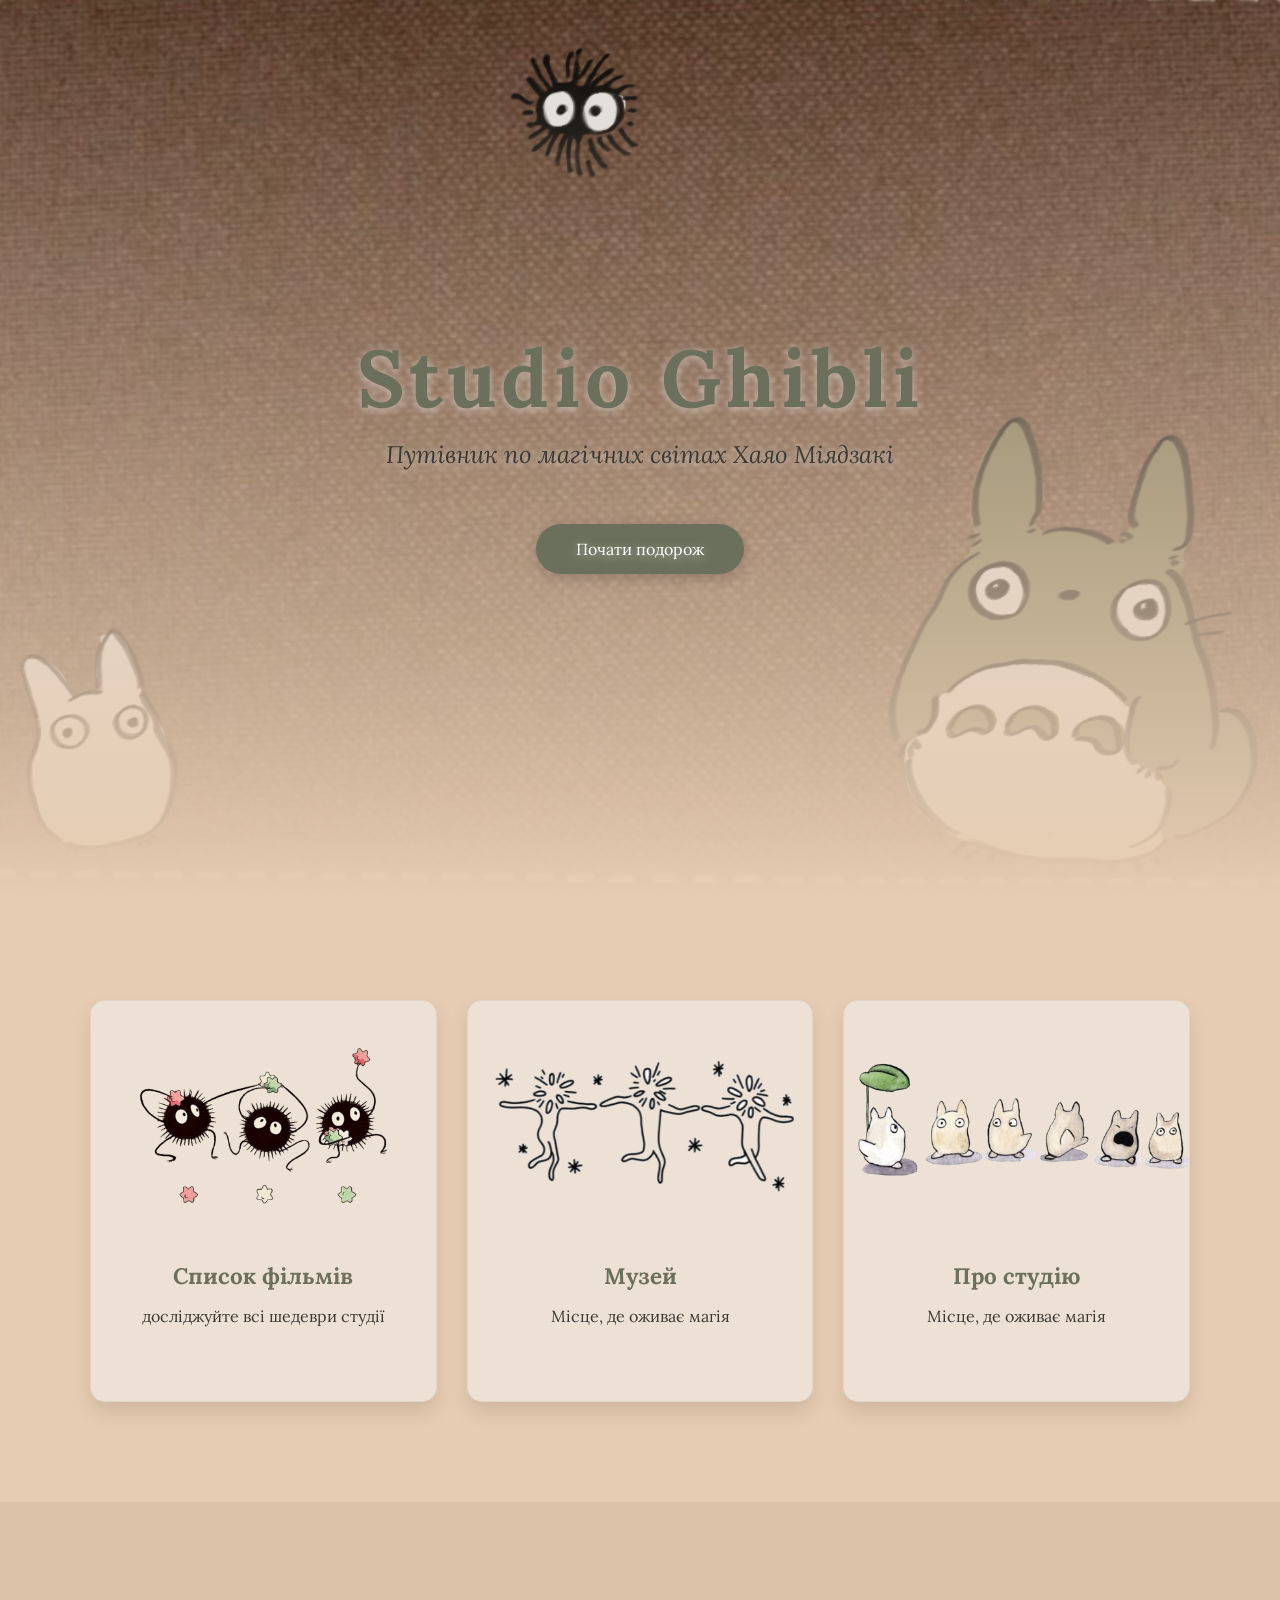
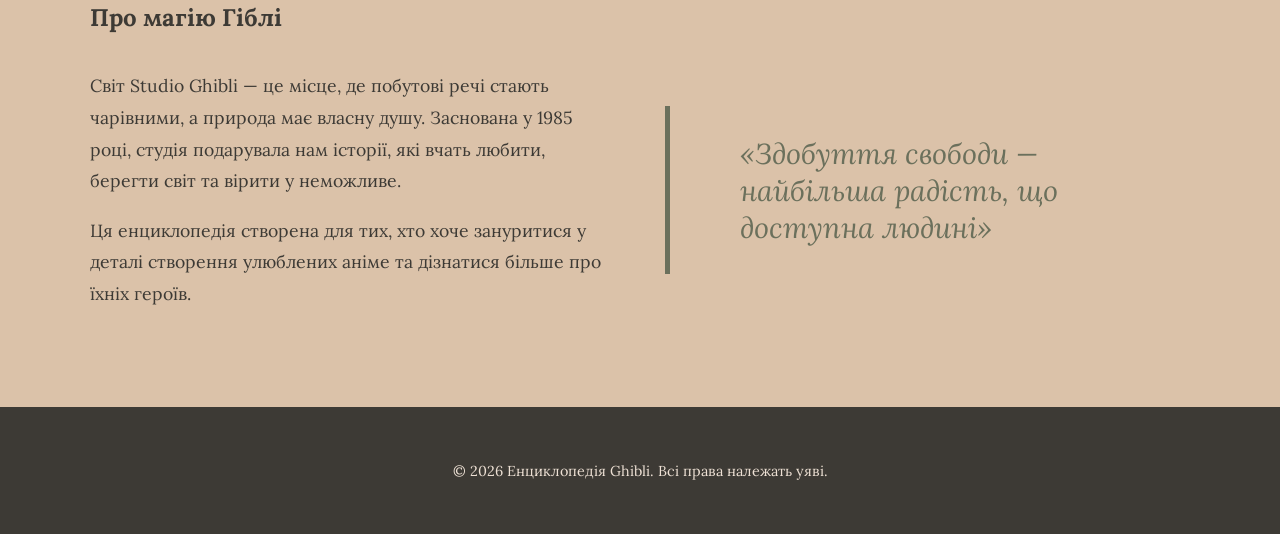
<file: index.html>
<!DOCTYPE html>
<html lang="ua">
<head>
    <meta charset="UTF-8">
    <meta name="viewport" content="width=device-width, initial-scale=1.0">
    <title>Енциклопедія Ghibli</title>
    <link rel="stylesheet" href="style.css">
    <link href="https://fonts.googleapis.com/css2?family=Lora:ital,wght@0,400;1,700&display=swap" rel="stylesheet">
</head>
<body>

    

    <header class="hero">
        <img src="images/main_image.png" class="ghibli-bg-img" alt="Totoro background">
        <div class="hero-overlay"></div> <div class="hero-content">
            <h1>Studio Ghibli</h1>
            <p class="subtitle">Путівник по магічних світах Хаяо Міядзакі</p>
            <a href="#menu" class="btn-organic">Почати подорож</a>
        </div>
    </header>

    <main id="menu" class="main-nav">
        <div class="container">
            <a href="movies.html" class="nav-card">
                <div class="card-image" style="background-image: url('images/blackcuties.png');"></div>
                <div class="card-text">
                    <h3>Список фільмів</h3>
                    <p>досліджуйте всі шедеври студії</p>
                </div>
            </a>

            <a href="museum.html" class="nav-card">
                <div class="card-image" style="background-image: url('images/black.png');"></div>
                <div class="card-text">
                    <h3>Музей</h3>
                    <p>Місце, де оживає магія</p>
                </div>
            </a>

            <a href="about.html" class="nav-card">
                <div class="card-image" style="background-image: url('images/personagi.png');"></div>
                <div class="card-text">
                    <h3>Про студію</h3>
                    <p>Місце, де оживає магія</p>
                </div>
            </a>
        </div>
    </main>

    <section class="about-section">
        <div class="container">
            <h2>Про магію Гіблі</h2>
            <div class="about-grid">
                <div class="about-text">
                    <p>Світ Studio Ghibli — це місце, де побутові речі стають чарівними, а природа має власну душу. Заснована у 1985 році, студія подарувала нам історії, які вчать любити, берегти світ та вірити у неможливе.</p>
                    <p>Ця енциклопедія створена для тих, хто хоче зануритися у деталі створення улюблених аніме та дізнатися більше про їхніх героїв.</p>
                </div>
                <div class="about-quote">
                    <blockquote>«Здобуття свободи — найбільша радість, що доступна людині»</blockquote>
                </div>
            </div>
        </div>
    </section>

    <footer>
        <p>&copy; 2026 Енциклопедія Ghibli. Всі права належать уяві.</p>
    </footer>


</body>
</html>
</file>
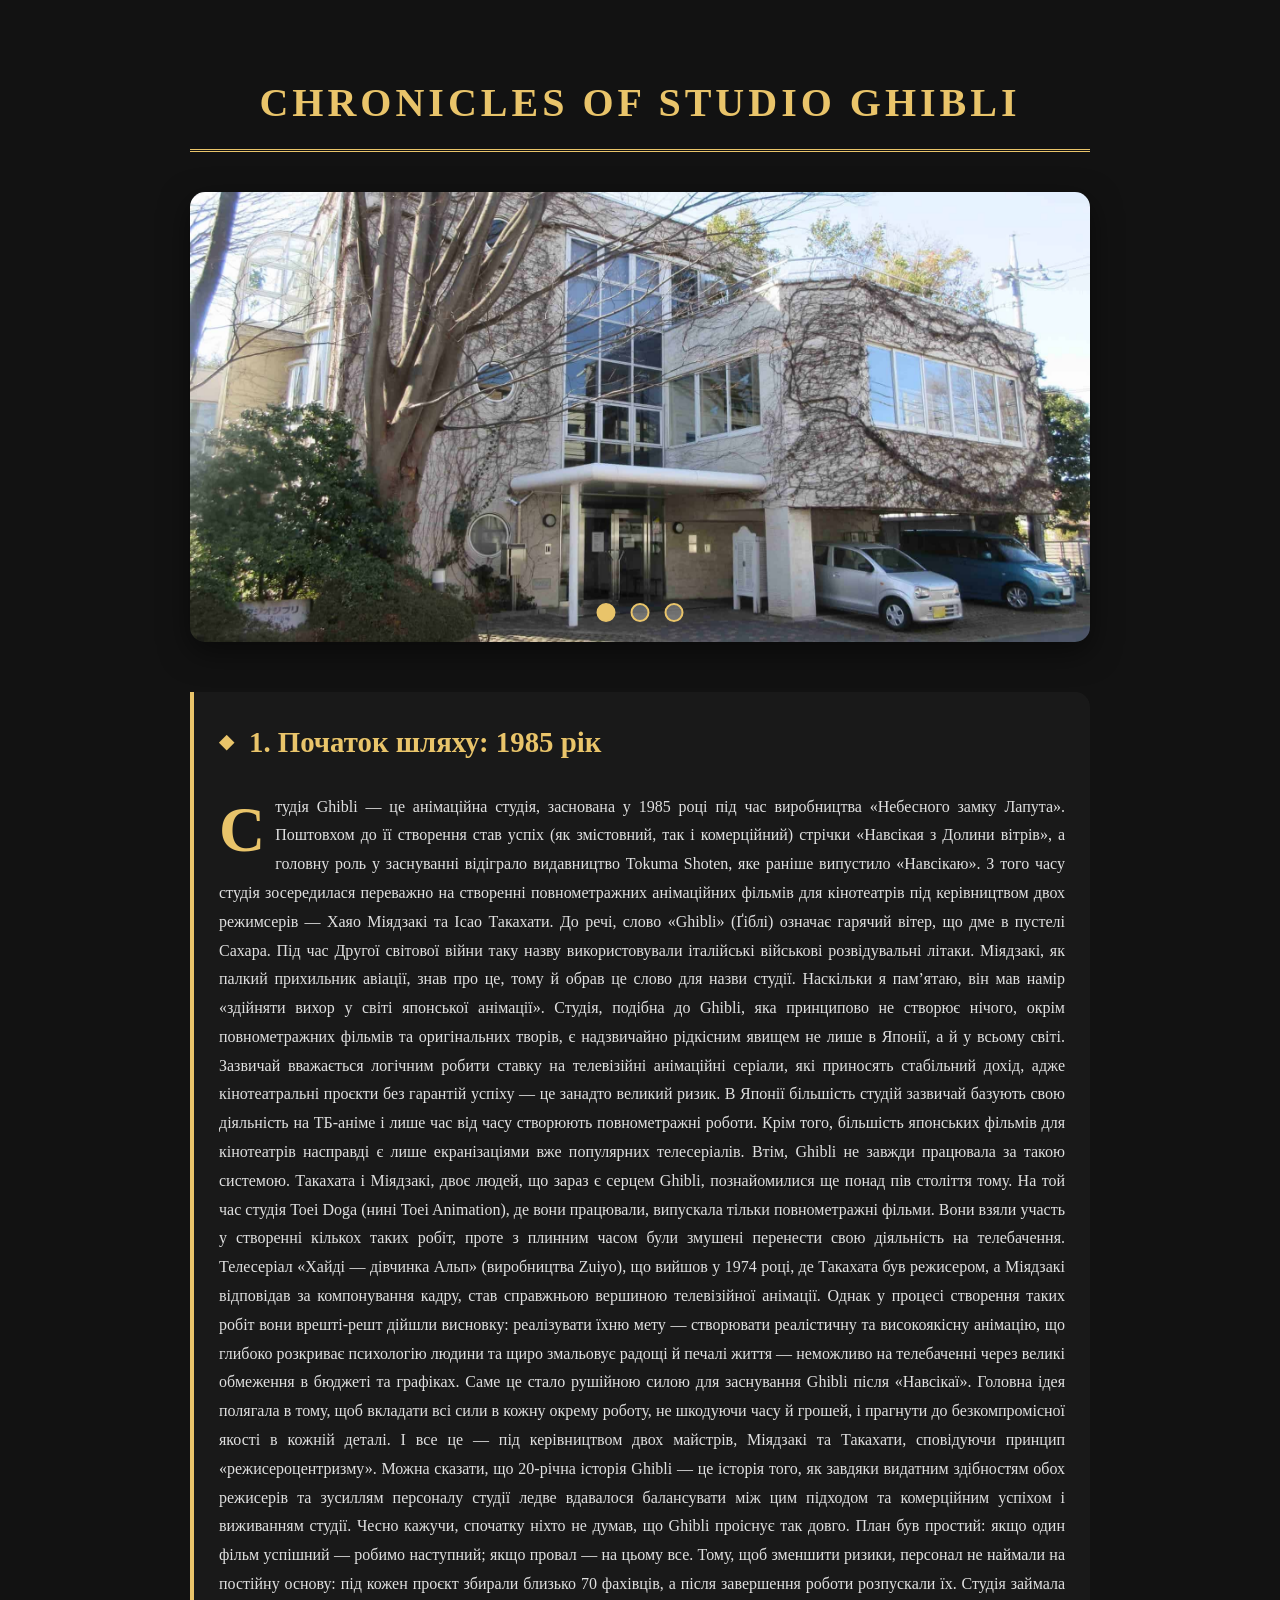
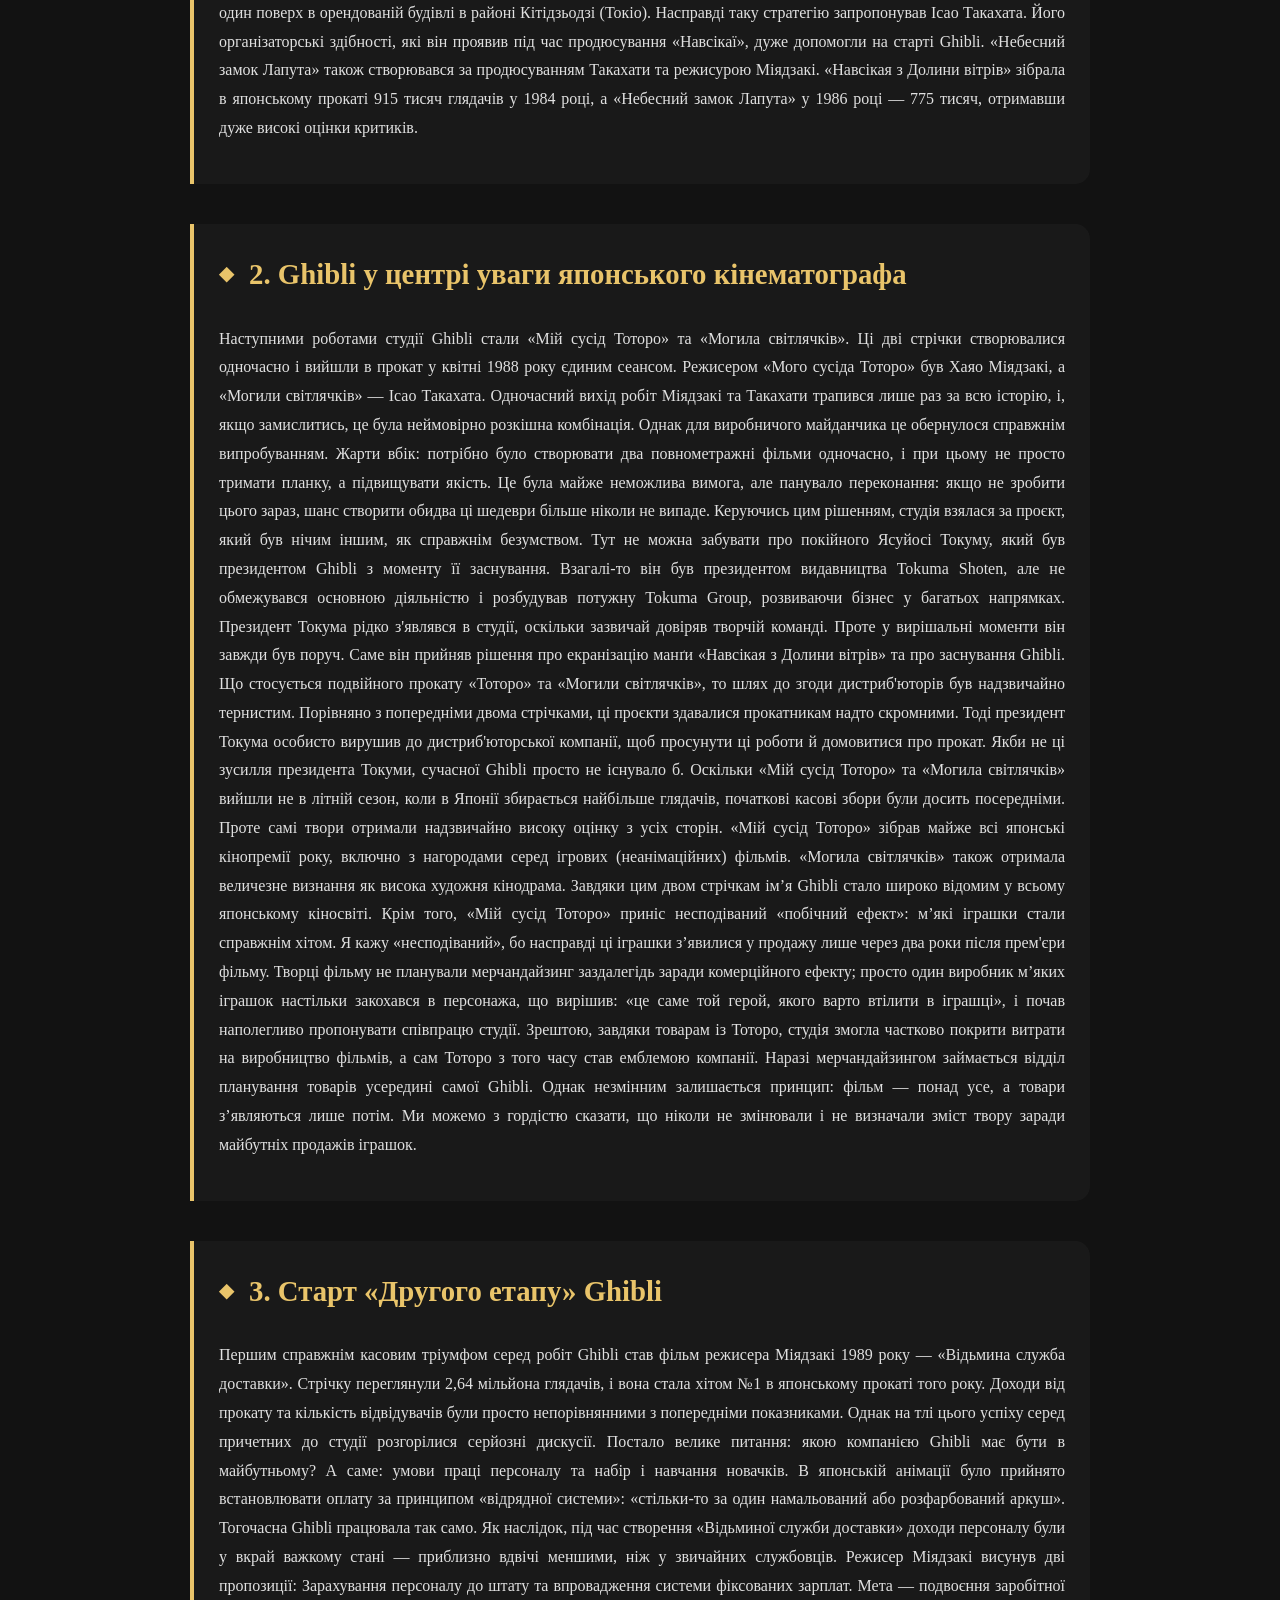
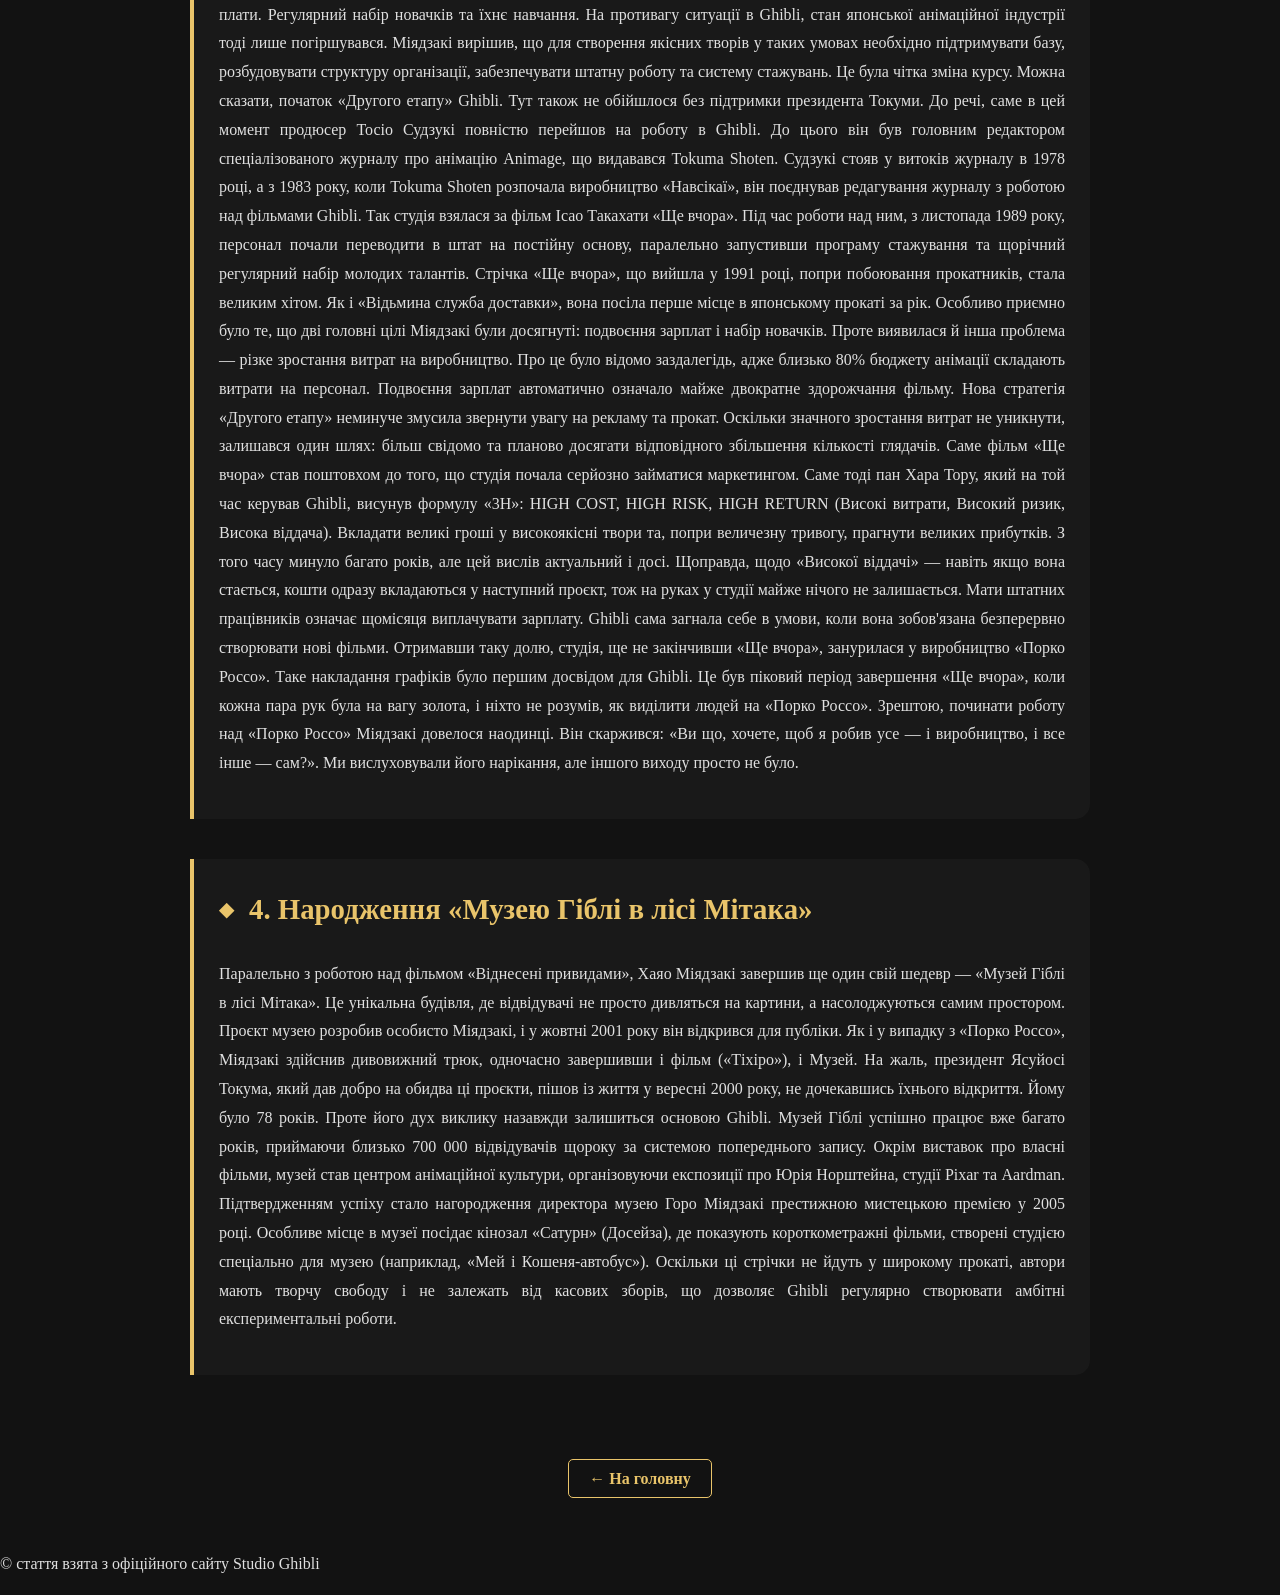
<file: about.html>
<!DOCTYPE html>
<html lang="ua">
<head>
    <meta charset="UTF-8">
    <meta name="viewport" content="width=device-width, initial-scale=1.0">
    <title>Історія Studio Ghibli | Енциклопедія</title>
    <style>
        :root {
            --gold: #e9c46a;
            --bg: #121212;
            --text: #e0e0e0;
        }

        body {
            margin: 0;
            padding: 0;
            background: var(--bg);
            color: var(--text);
            font-family: 'Georgia', serif;
            line-height: 1.8;
        }

        .container {
            max-width: 900px;
            margin: 0 auto;
            padding: 40px 20px;
        }

        h1 {
            text-align: center;
            color: var(--gold);
            text-transform: uppercase;
            letter-spacing: 4px;
            font-size: 2.5rem;
            border-bottom: 3px double var(--gold);
            padding-bottom: 10px;
            margin-bottom: 40px;
        }

        /* --- СЛАЙДЕР (ГАЛЕРЕЯ) --- */
        .slider-container {
            position: relative;
            width: 100%;
            height: 450px;
            overflow: hidden;
            border-radius: 15px;
            box-shadow: 0 10px 30px rgba(0,0,0,0.5);
            margin-bottom: 50px;
        }

        .slides {
            display: flex;
            width: 500%; /* на 5 фото */
            height: 100%;
            transition: transform 0.5s ease-in-out;
        }

        .slide {
            width: 20%;
            height: 100%;
        }

        .slide img {
            width: 100%;
            height: 100%;
            object-fit: cover;
        }

        /* Кнопки-стрілочки (радіокнопки) */
        input[name="slider"] { display: none; }

        .controls {
            position: absolute;
            bottom: 20px;
            left: 50%;
            transform: translateX(-50%);
            display: flex;
            gap: 15px;
        }

        .controls label {
            width: 15px;
            height: 15px;
            background: rgba(255,255,255,0.3);
            border-radius: 50%;
            cursor: pointer;
            border: 2px solid var(--gold);
        }

        /* Логіка перемикання */
        #s1:checked ~ .slides { transform: translateX(0); }
        #s2:checked ~ .slides { transform: translateX(-20%); }
        #s3:checked ~ .slides { transform: translateX(-40%); }

        #s1:checked ~ .controls label:nth-child(1),
        #s2:checked ~ .controls label:nth-child(2),
        #s3:checked ~ .controls label:nth-child(3) {
            background: var(--gold);
        }

        /* --- ВЕРСТКА СТАТТІ (ГАЗЕТНИЙ СТИЛЬ) --- */
        .article-content {
            column-count: 1; /* Можна змінити на 2 для ПК, але 1 зручніше для читання */
            text-align: justify;
        }

        /* Стиль для 4 підпунктів */
        .section-box {
            margin-bottom: 40px;
            padding: 25px;
            background: rgba(255, 255, 255, 0.03);
            border-left: 4px solid var(--gold);
            border-radius: 0 15px 15px 0;
        }

        .section-box h2 {
            color: var(--gold);
            font-size: 1.8rem;
            margin-top: 0;
            display: flex;
            align-items: center;
        }

        .section-box h2::before {
            content: "◆";
            margin-right: 15px;
            font-size: 1.2rem;
        }

        .dropcap::first-letter {
            float: left;
            font-size: 4rem;
            line-height: 1;
            padding: 5px 10px 0 0;
            color: var(--gold);
            font-weight: bold;
        }

        /* Мобільна адаптація */
        @media (max-width: 768px) {
            .slider-container { height: 250px; }
            h1 { font-size: 1.8rem; }
            .section-box { padding: 15px; }
        }

        .back-nav {
            text-align: center;
            margin-top: 50px;
        }

        .back-nav a {
            color: var(--gold);
            text-decoration: none;
            font-weight: bold;
            border: 1px solid var(--gold);
            padding: 10px 20px;
            border-radius: 5px;
            transition: 0.3s;
        }

        .back-nav a:hover {
            background: var(--gold);
            color: var(--bg);
        }
    </style>
</head>
<body>

<div class="container">
    <h1>Chronicles of Studio Ghibli</h1>

    <div class="slider-container">
        <input type="radio" name="slider" id="s1" checked>
        <input type="radio" name="slider" id="s2">
        <input type="radio" name="slider" id="s3">

        <div class="slides">
            <div class="slide"><img src="images/history1.jpg" alt="Foundation"></div>
            <div class="slide"><img src="images/historyy2.jpg" alt="Miyazaki & Takahata"></div>
            <div class="slide"><img src="images/history3.png" alt="Studio View"></div>
        </div>

        <div class="controls">
            <label for="s1"></label>
            <label for="s2"></label>
            <label for="s3"></label>
        </div>
    </div>

    <div class="article-content">

        <div class="section-box">
            <h2>1. Початок шляху: 1985 рік</h2>
            <p class="dropcap">
                Студія Ghibli — це анімаційна студія, заснована у 1985 році під час виробництва «Небесного замку Лапута». Поштовхом до її створення став успіх (як змістовний, так і комерційний) стрічки «Навсікая з Долини вітрів», а головну роль у заснуванні відіграло видавництво Tokuma Shoten, яке раніше випустило «Навсікаю». З того часу студія зосередилася переважно на створенні повнометражних анімаційних фільмів для кінотеатрів під керівництвом двох режимсерів — Хаяо Міядзакі та Ісао Такахати. До речі, слово «Ghibli» (Ґіблі) означає гарячий вітер, що дме в пустелі Сахара. Під час Другої світової війни таку назву використовували італійські військові розвідувальні літаки. Міядзакі, як палкий прихильник авіації, знав про це, тому й обрав це слово для назви студії. Наскільки я пам’ятаю, він мав намір «здійняти вихор у світі японської анімації». Студія, подібна до Ghibli, яка принципово не створює нічого, окрім повнометражних фільмів та оригінальних творів, є надзвичайно рідкісним явищем не лише в Японії, а й у всьому світі. Зазвичай вважається логічним робити ставку на телевізійні анімаційні серіали, які приносять стабільний дохід, адже кінотеатральні проєкти без гарантій успіху — це занадто великий ризик. В Японії більшість студій зазвичай базують свою діяльність на ТБ-аніме і лише час від часу створюють повнометражні роботи. Крім того, більшість японських фільмів для кінотеатрів насправді є лише екранізаціями вже популярних телесеріалів. Втім, Ghibli не завжди працювала за такою системою. Такахата і Міядзакі, двоє людей, що зараз є серцем Ghibli, познайомилися ще понад пів століття тому. На той час студія Toei Doga (нині Toei Animation), де вони працювали, випускала тільки повнометражні фільми. Вони взяли участь у створенні кількох таких робіт, проте з плинним часом були змушені перенести свою діяльність на телебачення. Телесеріал «Хайді — дівчинка Альп» (виробництва Zuiyo), що вийшов у 1974 році, де Такахата був режисером, а Міядзакі відповідав за компонування кадру, став справжньою вершиною телевізійної анімації. Однак у процесі створення таких робіт вони врешті-решт дійшли висновку: реалізувати їхню мету — створювати реалістичну та високоякісну анімацію, що глибоко розкриває психологію людини та щиро змальовує радощі й печалі життя — неможливо на телебаченні через великі обмеження в бюджеті та графіках. Саме це стало рушійною силою для заснування Ghibli після «Навсікаї». Головна ідея полягала в тому, щоб вкладати всі сили в кожну окрему роботу, не шкодуючи часу й грошей, і прагнути до безкомпромісної якості в кожній деталі. І все це — під керівництвом двох майстрів, Міядзакі та Такахати, сповідуючи принцип «режисероцентризму». Можна сказати, що 20-річна історія Ghibli — це історія того, як завдяки видатним здібностям обох режисерів та зусиллям персоналу студії ледве вдавалося балансувати між цим підходом та комерційним успіхом і виживанням студії. Чесно кажучи, спочатку ніхто не думав, що Ghibli проіснує так довго. План був простий: якщо один фільм успішний — робимо наступний; якщо провал — на цьому все. Тому, щоб зменшити ризики, персонал не наймали на постійну основу: під кожен проєкт збирали близько 70 фахівців, а після завершення роботи розпускали їх. Студія займала один поверх в орендованій будівлі в районі Кітідзьодзі (Токіо). Насправді таку стратегію запропонував Ісао Такахата. Його організаторські здібності, які він проявив під час продюсування «Навсікаї», дуже допомогли на старті Ghibli. «Небесний замок Лапута» також створювався за продюсуванням Такахати та режисурою Міядзакі. «Навсікая з Долини вітрів» зібрала в японському прокаті 915 тисяч глядачів у 1984 році, а «Небесний замок Лапута» у 1986 році — 775 тисяч, отримавши дуже високі оцінки критиків.
        </div>

        <div class="section-box">
            <h2>2. Ghibli у центрі уваги японського кінематографа</h2>
            <p>
             Наступними роботами студії Ghibli стали «Мій сусід Тоторо» та «Могила світлячків». Ці дві стрічки створювалися одночасно і вийшли в прокат у квітні 1988 року єдиним сеансом. Режисером «Мого сусіда Тоторо» був Хаяо Міядзакі, а «Могили світлячків» — Ісао Такахата. Одночасний вихід робіт Міядзакі та Такахати трапився лише раз за всю історію, і, якщо замислитись, це була неймовірно розкішна комбінація. Однак для виробничого майданчика це обернулося справжнім випробуванням. Жарти вбік: потрібно було створювати два повнометражні фільми одночасно, і при цьому не просто тримати планку, а підвищувати якість. Це була майже неможлива вимога, але панувало переконання: якщо не зробити цього зараз, шанс створити обидва ці шедеври більше ніколи не випаде. Керуючись цим рішенням, студія взялася за проєкт, який був нічим іншим, як справжнім безумством. Тут не можна забувати про покійного Ясуйосі Токуму, який був президентом Ghibli з моменту її заснування. Взагалі-то він був президентом видавництва Tokuma Shoten, але не обмежувався основною діяльністю і розбудував потужну Tokuma Group, розвиваючи бізнес у багатьох напрямках. Президент Токума рідко з'являвся в студії, оскільки зазвичай довіряв творчій команді. Проте у вирішальні моменти він завжди був поруч. Саме він прийняв рішення про екранізацію манґи «Навсікая з Долини вітрів» та про заснування Ghibli. Що стосується подвійного прокату «Тоторо» та «Могили світлячків», то шлях до згоди дистриб'юторів був надзвичайно тернистим. Порівняно з попередніми двома стрічками, ці проєкти здавалися прокатникам надто скромними. Тоді президент Токума особисто вирушив до дистриб'юторської компанії, щоб просунути ці роботи й домовитися про прокат. Якби не ці зусилля президента Токуми, сучасної Ghibli просто не існувало б. Оскільки «Мій сусід Тоторо» та «Могила світлячків» вийшли не в літній сезон, коли в Японії збирається найбільше глядачів, початкові касові збори були досить посередніми. Проте самі твори отримали надзвичайно високу оцінку з усіх сторін. «Мій сусід Тоторо» зібрав майже всі японські кінопремії року, включно з нагородами серед ігрових (неанімаційних) фільмів. «Могила світлячків» також отримала величезне визнання як висока художня кінодрама. Завдяки цим двом стрічкам ім’я Ghibli стало широко відомим у всьому японському кіносвіті. Крім того, «Мій сусід Тоторо» приніс несподіваний «побічний ефект»: м’які іграшки стали справжнім хітом. Я кажу «несподіваний», бо насправді ці іграшки з’явилися у продажу лише через два роки після прем'єри фільму. Творці фільму не планували мерчандайзинг заздалегідь заради комерційного ефекту; просто один виробник м’яких іграшок настільки закохався в персонажа, що вирішив: «це саме той герой, якого варто втілити в іграшці», і почав наполегливо пропонувати співпрацю студії. Зрештою, завдяки товарам із Тоторо, студія змогла частково покрити витрати на виробництво фільмів, а сам Тоторо з того часу став емблемою компанії. Наразі мерчандайзингом займається відділ планування товарів усередині самої Ghibli. Однак незмінним залишається принцип: фільм — понад усе, а товари з’являються лише потім. Ми можемо з гордістю сказати, що ніколи не змінювали і не визначали зміст твору заради майбутніх продажів іграшок.
        </div>

        <div class="section-box">
            <h2>3. Старт «Другого етапу» Ghibli</h2>
            <p>
               Першим справжнім касовим тріумфом серед робіт Ghibli став фільм режисера Міядзакі 1989 року — «Відьмина служба доставки». Стрічку переглянули 2,64 мільйона глядачів, і вона стала хітом №1 в японському прокаті того року. Доходи від прокату та кількість відвідувачів були просто непорівнянними з попередніми показниками. Однак на тлі цього успіху серед причетних до студії розгорілися серйозні дискусії. Постало велике питання: якою компанією Ghibli має бути в майбутньому? А саме: умови праці персоналу та набір і навчання новачків. В японській анімації було прийнято встановлювати оплату за принципом «відрядної системи»: «стільки-то за один намальований або розфарбований аркуш». Тогочасна Ghibli працювала так само. Як наслідок, під час створення «Відьминої служби доставки» доходи персоналу були у вкрай важкому стані — приблизно вдвічі меншими, ніж у звичайних службовців. Режисер Міядзакі висунув дві пропозиції: 
                Зарахування персоналу до штату та впровадження системи фіксованих зарплат.
                Мета — подвоєння заробітної плати. Регулярний набір новачків та їхнє навчання. На противагу ситуації в Ghibli, стан японської анімаційної індустрії тоді лише погіршувався. Міядзакі вирішив, що для створення якісних творів у таких умовах необхідно підтримувати базу, розбудовувати структуру організації, забезпечувати штатну роботу та систему стажувань. Це була чітка зміна курсу. Можна сказати, початок «Другого етапу» Ghibli. Тут також не обійшлося без підтримки президента Токуми. До речі, саме в цей момент продюсер Тосіо Судзукі повністю перейшов на роботу в Ghibli. До цього він був головним редактором спеціалізованого журналу про анімацію Animage, що видавався Tokuma Shoten. Судзукі стояв у витоків журналу в 1978 році, а з 1983 року, коли Tokuma Shoten розпочала виробництво «Навсікаї», він поєднував редагування журналу з роботою над фільмами Ghibli. Так студія взялася за фільм Ісао Такахати «Ще вчора». Під час роботи над ним, з листопада 1989 року, персонал почали переводити в штат на постійну основу, паралельно запустивши програму стажування та щорічний регулярний набір молодих талантів. Стрічка «Ще вчора», що вийшла у 1991 році, попри побоювання прокатників, стала великим хітом. Як і «Відьмина служба доставки», вона посіла перше місце в японському прокаті за рік. Особливо приємно було те, що дві головні цілі Міядзакі були досягнуті: подвоєння зарплат і набір новачків. Проте виявилася й інша проблема — різке зростання витрат на виробництво. Про це було відомо заздалегідь, адже близько 80% бюджету анімації складають витрати на персонал. Подвоєння зарплат автоматично означало майже двократне здорожчання фільму. Нова стратегія «Другого етапу» неминуче змусила звернути увагу на рекламу та прокат. Оскільки значного зростання витрат не уникнути, залишався один шлях: більш свідомо та планово досягати відповідного збільшення кількості глядачів. Саме фільм «Ще вчора» став поштовхом до того, що студія почала серйозно займатися маркетингом. Саме тоді пан Хара Тору, який на той час керував Ghibli, висунув формулу «3H»: HIGH COST, HIGH RISK, HIGH RETURN (Високі витрати, Високий ризик, Висока віддача). Вкладати великі гроші у високоякісні твори та, попри величезну тривогу, прагнути великих прибутків. З того часу минуло багато років, але цей вислів актуальний і досі. Щоправда, щодо «Високої віддачі» — навіть якщо вона стається, кошти одразу вкладаються у наступний проєкт, тож на руках у студії майже нічого не залишається. Мати штатних працівників означає щомісяця виплачувати зарплату. Ghibli сама загнала себе в умови, коли вона зобов'язана безперервно створювати нові фільми. Отримавши таку долю, студія, ще не закінчивши «Ще вчора», занурилася у виробництво «Порко Россо». Таке накладання графіків було першим досвідом для Ghibli. Це був піковий період завершення «Ще вчора», коли кожна пара рук була на вагу золота, і ніхто не розумів, як виділити людей на «Порко Россо». Зрештою, починати роботу над «Порко Россо» Міядзакі довелося наодинці. Він скаржився: «Ви що, хочете, щоб я робив усе — і виробництво, і все інше — сам?». Ми вислуховували його нарікання, але іншого виходу просто не було.
            </p>
        </div>

        <div class="section-box">
            <h2>4. Народження «Музею Гіблі в лісі Мітака»</h2>
            <p>
                Паралельно з роботою над фільмом «Віднесені привидами», Хаяо Міядзакі завершив ще один свій шедевр — «Музей Гіблі в лісі Мітака». Це унікальна будівля, де відвідувачі не просто дивляться на картини, а насолоджуються самим простором. Проєкт музею розробив особисто Міядзакі, і у жовтні 2001 року він відкрився для публіки. Як і у випадку з «Порко Россо», Міядзакі здійснив дивовижний трюк, одночасно завершивши і фільм («Тіхіро»), і Музей. На жаль, президент Ясуйосі Токума, який дав добро на обидва ці проєкти, пішов із життя у вересні 2000 року, не дочекавшись їхнього відкриття. Йому було 78 років. Проте його дух виклику назавжди залишиться основою Ghibli. Музей Гіблі успішно працює вже багато років, приймаючи близько 700 000 відвідувачів щороку за системою попереднього запису. Окрім виставок про власні фільми, музей став центром анімаційної культури, організовуючи експозиції про Юрія Норштейна, студії Pixar та Aardman. Підтвердженням успіху стало нагородження директора музею Горо Міядзакі престижною мистецькою премією у 2005 році. Особливе місце в музеї посідає кінозал «Сатурн» (Досейза), де показують короткометражні фільми, створені студією спеціально для музею (наприклад, «Мей і Кошеня-автобус»). Оскільки ці стрічки не йдуть у широкому прокаті, автори мають творчу свободу і не залежать від касових зборів, що дозволяє Ghibli регулярно створювати амбітні експериментальні роботи.
            </p>
        </div>

    </div>

    <div class="back-nav">
        <a href="index.html">← На головну</a>
    </div>
</div>

</body>
     <footer>
        <p>&copy; стаття взята з офіційного сайту Studio Ghibli</p>
    </footer>
</html>
</file>
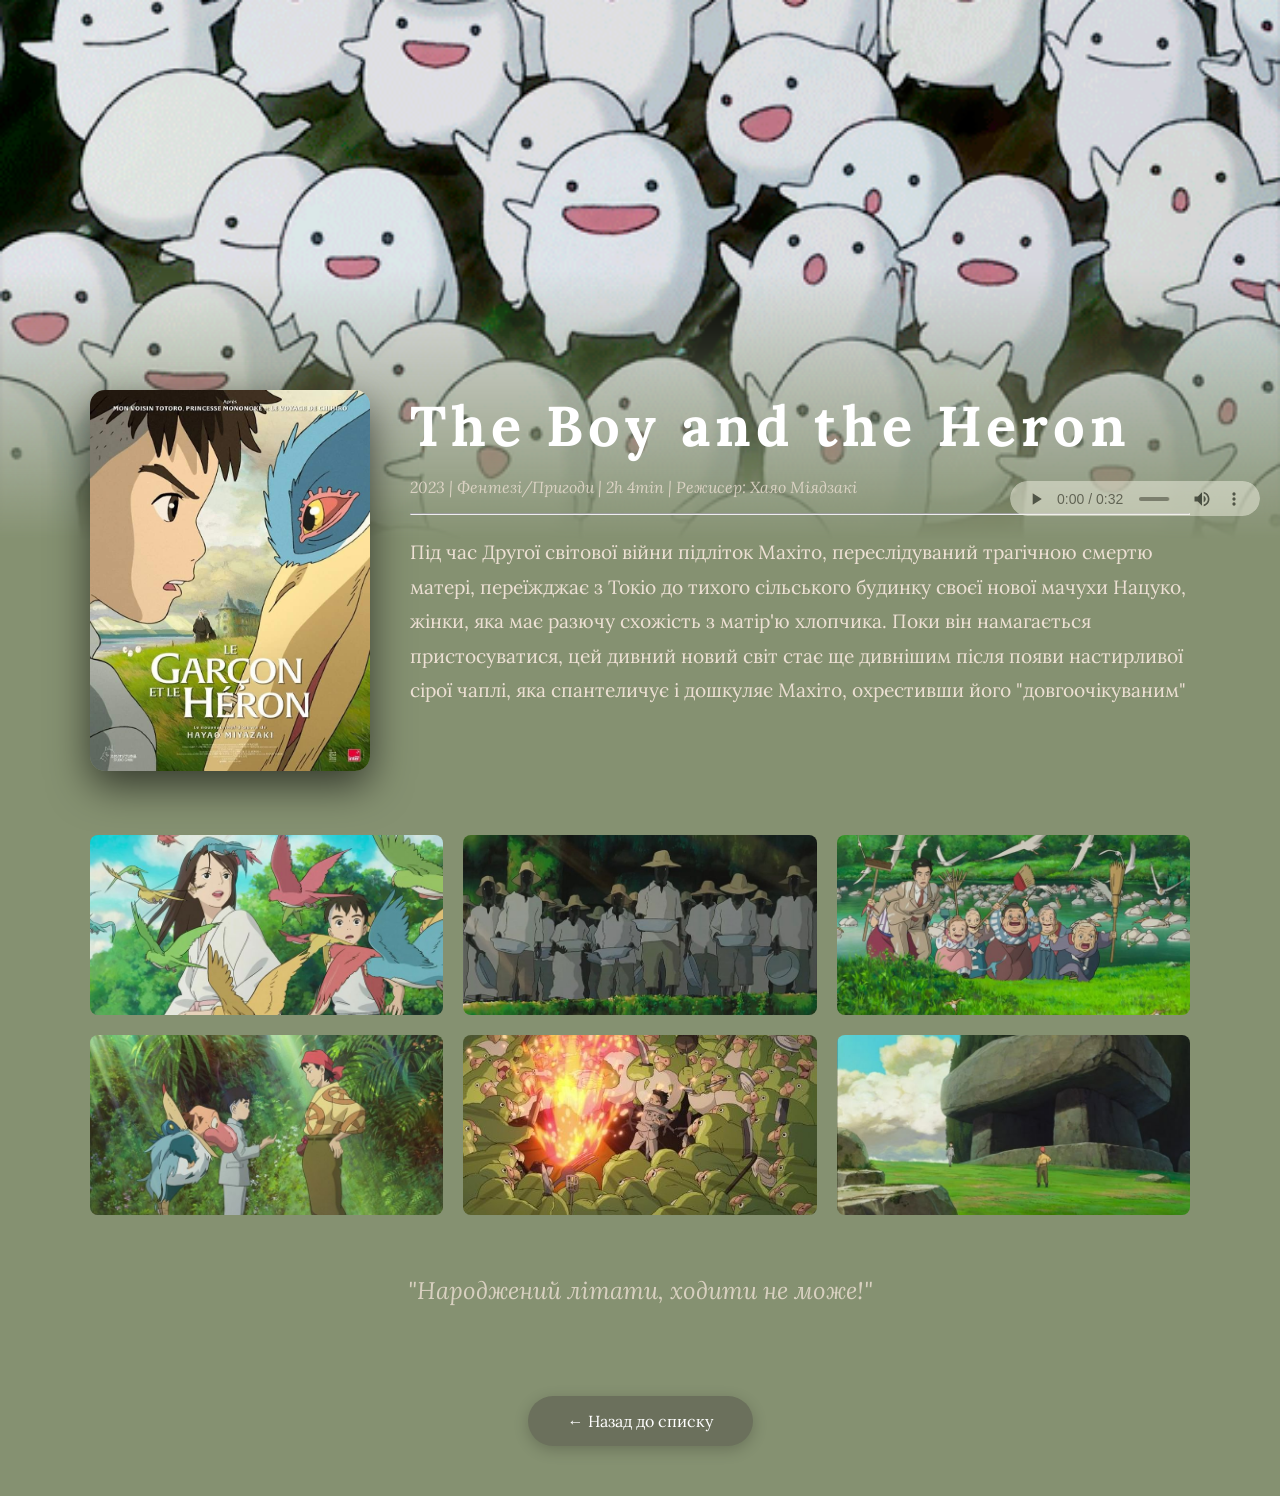
<file: boy.html>
<!DOCTYPE html>
<html lang="ua">
<head>
    <meta charset="UTF-8">
    <meta name="viewport" content="width=device-width, initial-scale=1.0">
    <title>Хлопчик і чапля</title>
    <link rel="stylesheet" href="style.css">
    <link href="https://fonts.googleapis.com/css2?family=Lora:ital,wght@0,400;1,700&display=swap" rel="stylesheet">
</head>
<body class="movie-detail-body" style="background-color: #859171;"> 

    <header class="movie-hero">
        <img src="images/boy_fon.gif" class="hero-img">
        <div class="audio-player-mini">
            <audio controls><source src="music/boy.mp3" type="audio/mpeg"></audio>
        </div>
    </header>

    <main class="container">
        <div class="movie-main-info">
            <div class="poster-side">
                <img src="images/boy_poster.jpg" class="mini-poster">
            </div>
            <div class="text-side">
                <h1>The Boy and the Heron</h1>
                <p class="meta">2023 | Фентезі/Пригоди | 2h 4min | Режисер: Хаяо Міядзакі</p>
                <hr>
                <p class="description">
                 Під час Другої світової війни підліток Махіто, переслідуваний трагічною смертю матері, переїжджає з Токіо до тихого сільського будинку своєї нової мачухи Нацуко, жінки, яка має разючу схожість з матір'ю хлопчика. Поки він намагається пристосуватися, цей дивний новий світ стає ще дивнішим після появи настирливої сірої чаплі, яка спантеличує і дошкуляє Махіто, охрестивши його "довгоочікуваним"
                </p>
            </div>
        </div>

        <div class="movie-gallery">
            <img src="images/b1.jpg">
            <img src="images/b2.jpg">
            <img src="images/b3.jpg">
            <img src="images/b4.jpg">
            <img src="images/b5.jpg">
            <img src="images/b6.jpg">
        </div>

        <div class="quote-block">
            <p>"Народжений літати, ходити не може!"</p>
        </div>
        
        <div style="text-align: center; margin-bottom: 50px;">
            <a href="movies.html" class="btn-organic">← Назад до списку</a>
        </div>
    </main>
</body>
</html>
</file>
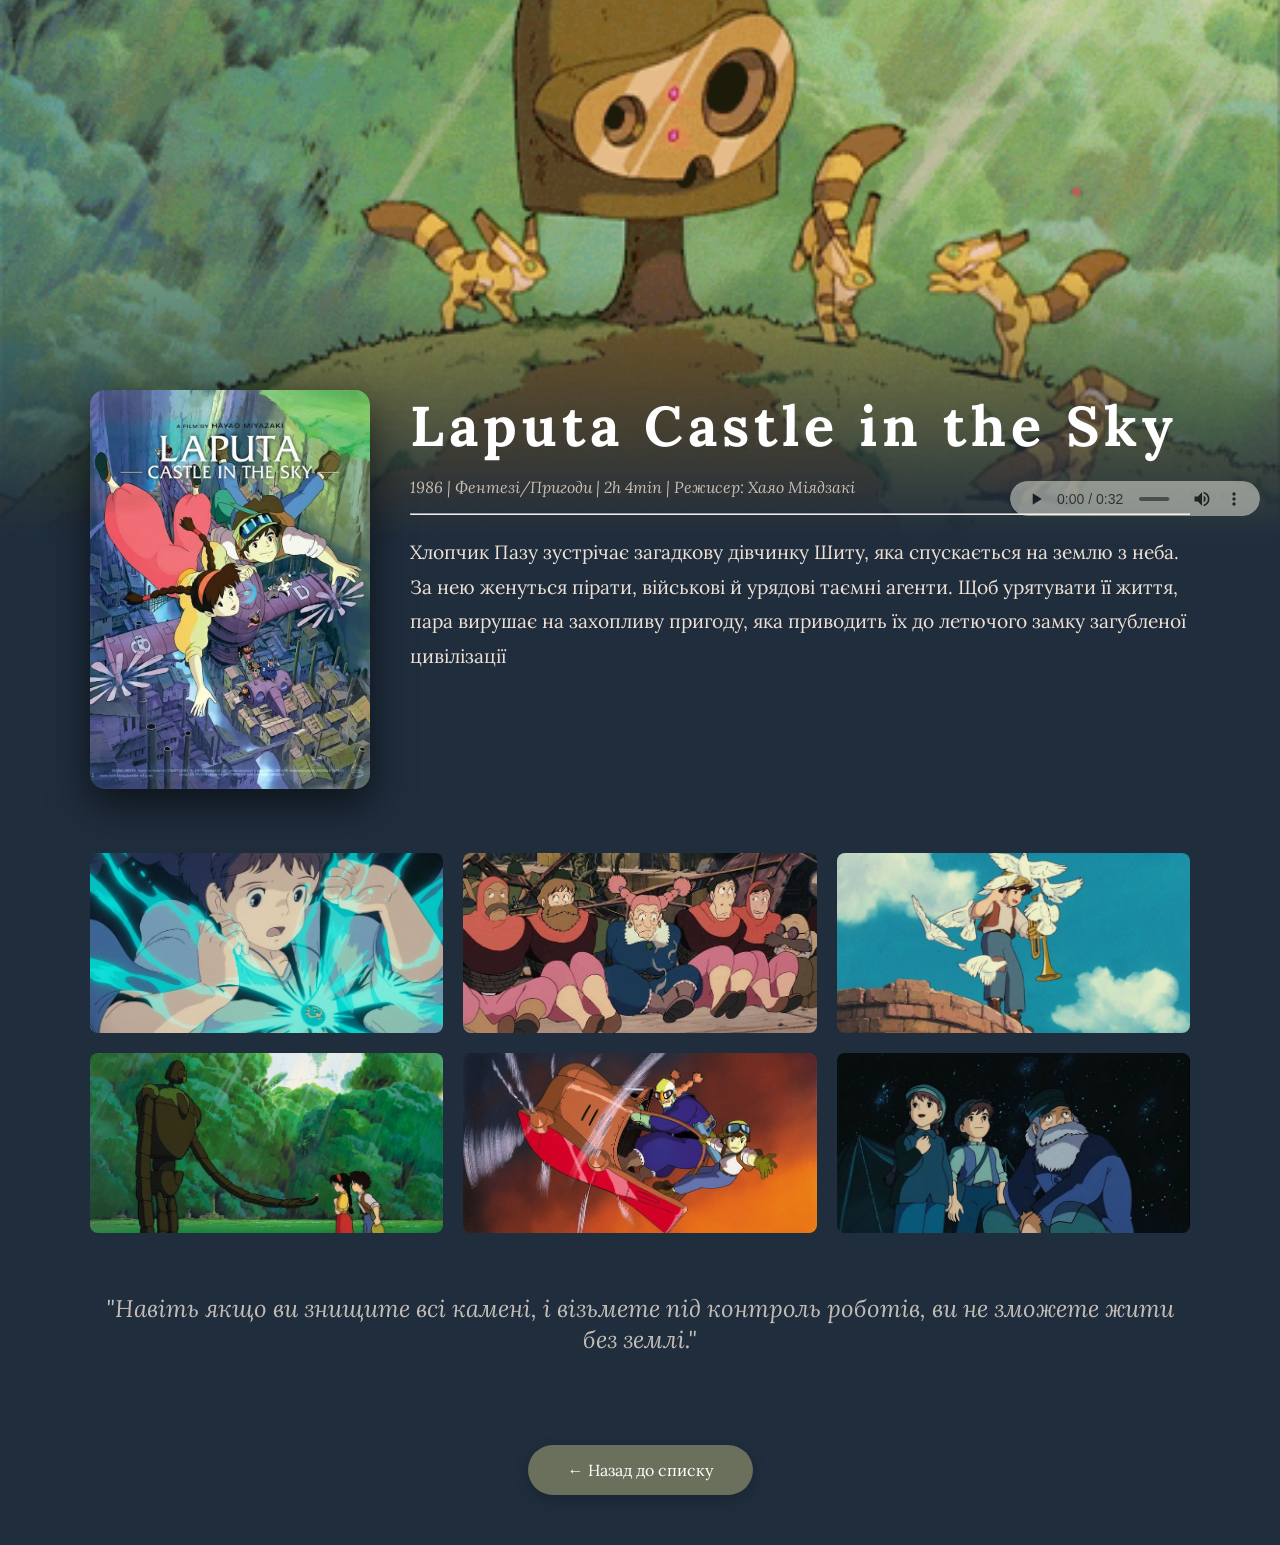
<file: laputa.html>
<!DOCTYPE html>
<html lang="ua">
<head>
    <meta charset="UTF-8">
    <meta name="viewport" content="width=device-width, initial-scale=1.0">
    <title>Небесний замок Лапута</title>
    <link rel="stylesheet" href="style.css">
    <link href="https://fonts.googleapis.com/css2?family=Lora:ital,wght@0,400;1,700&display=swap" rel="stylesheet">
</head>
<body class="movie-detail-body" style="background-color: #1f2d3d;"> 

    <header class="movie-hero">
        <img src="images/laputa_fon.gif" class="hero-img">
        <div class="audio-player-mini">
            <audio controls><source src="music/laputa.mp3" type="audio/mpeg"></audio>
        </div>
    </header>

    <main class="container">
        <div class="movie-main-info">
            <div class="poster-side">
                <img src="images/laputa_poster.jpg" class="mini-poster">
            </div>
            <div class="text-side">
                <h1>Laputa Castle in the Sky</h1>
                <p class="meta">1986 | Фентезі/Пригоди | 2h 4min | Режисер: Хаяо Міядзакі</p>
                <hr>
                <p class="description">
                 Хлопчик Пазу зустрічає загадкову дівчинку Шиту, яка спускається на землю з неба. За нею женуться пірати, військові й урядові таємні агенти. Щоб урятувати її життя, пара вирушає на захопливу пригоду, яка приводить їх до летючого замку загубленої цивілізації 
                </p>
            </div>
        </div>

        <div class="movie-gallery">
            <img src="images/l1.jpg">
            <img src="images/l2.jpg">
            <img src="images/l3.jpg">
            <img src="images/l4.jpg">
            <img src="images/l5.jpg">
            <img src="images/l6.jpg">
        </div>

        <div class="quote-block">
            <p>"Навіть якщо ви знищите всі камені, і візьмете під контроль роботів, ви не зможете жити без землі."</p>
        </div>
        
        <div style="text-align: center; margin-bottom: 50px;">
            <a href="movies.html" class="btn-organic">← Назад до списку</a>
        </div>
    </main>
</body>
</html>
</file>
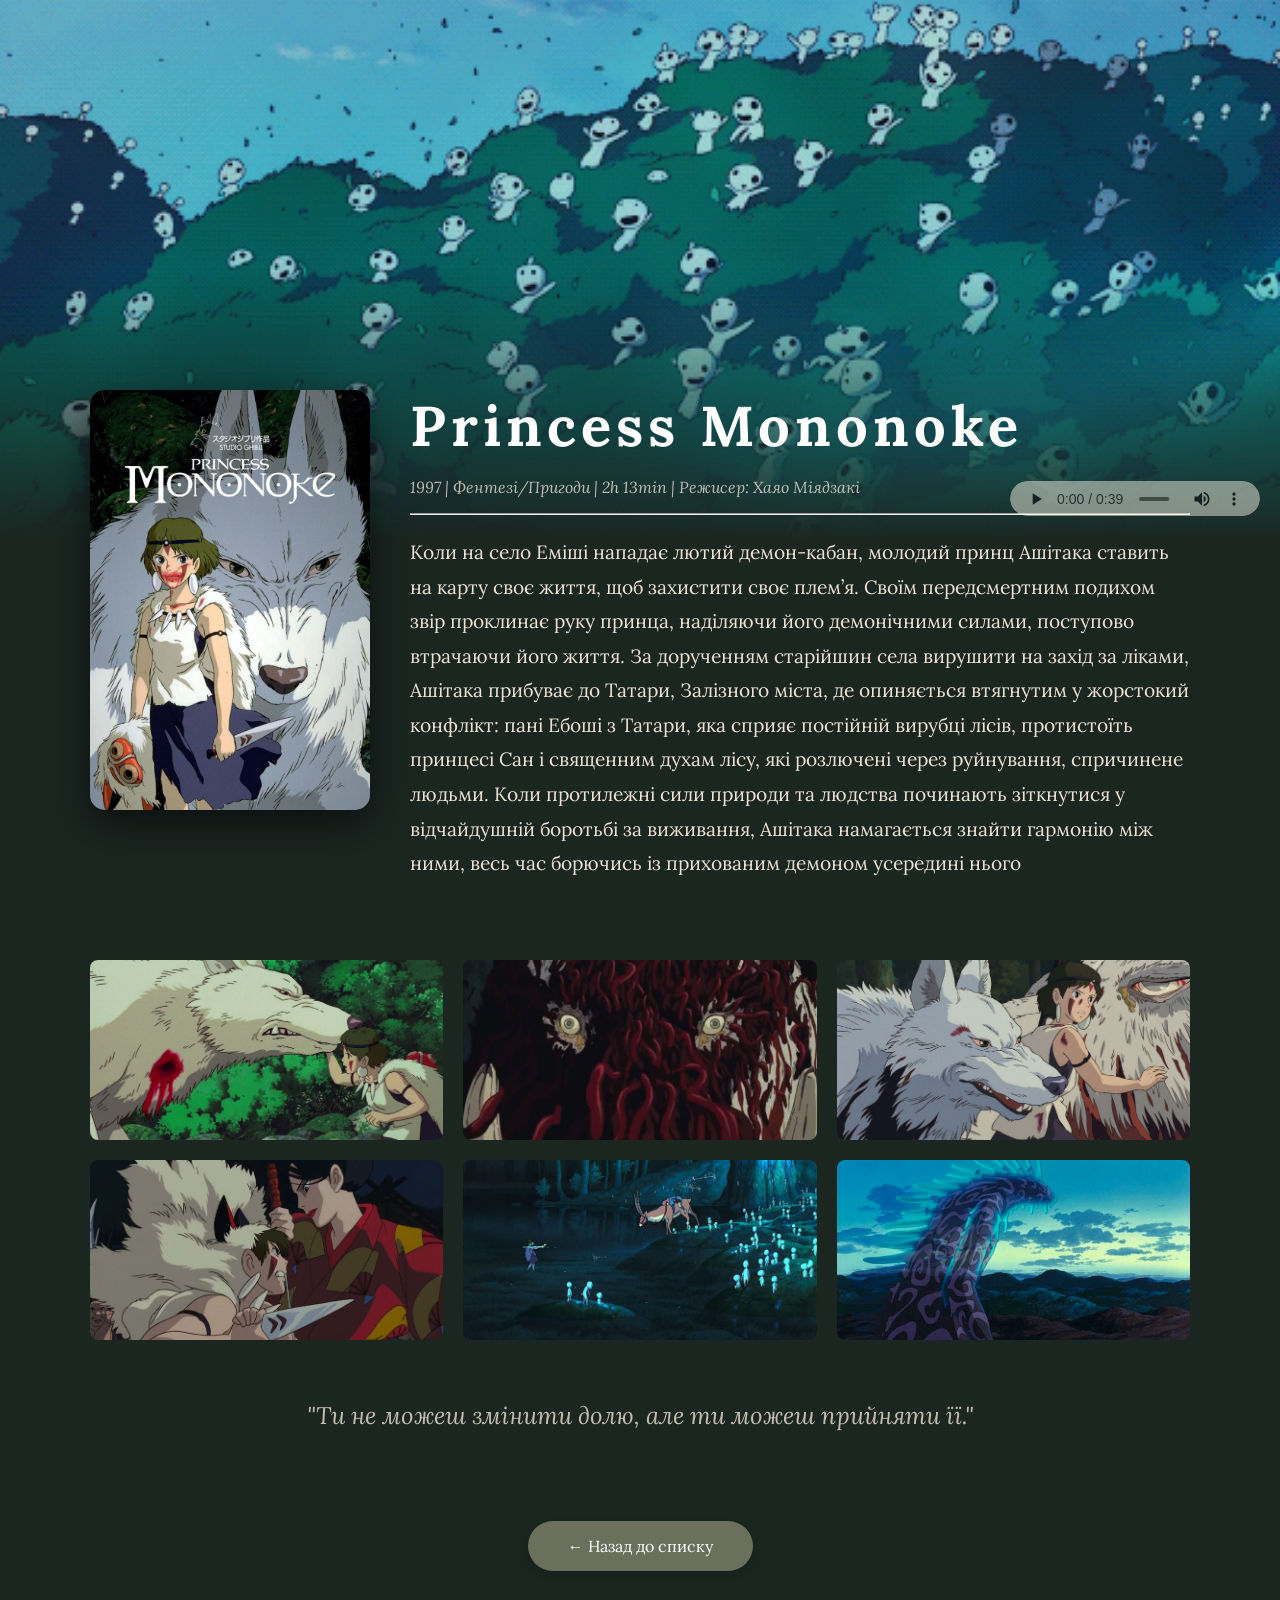
<file: mononoke.html>
<!DOCTYPE html>
<html lang="ua">
<head>
    <meta charset="UTF-8">
    <meta name="viewport" content="width=device-width, initial-scale=1.0">
    <title>Принцеса Мононоке</title>
    <link rel="stylesheet" href="style.css">
    <link href="https://fonts.googleapis.com/css2?family=Lora:ital,wght@0,400;1,700&display=swap" rel="stylesheet">
</head>
<body class="movie-detail-body" style="background-color: #1b2621;"> 

    <header class="movie-hero">
        <img src="images/mononoke_fon.gif" class="hero-img">
        <div class="audio-player-mini">
            <audio controls><source src="music/mononoke.mp3" type="audio/mpeg"></audio>
        </div>
    </header>

    <main class="container">
        <div class="movie-main-info">
            <div class="poster-side">
                <img src="images/mononoke_poster.jpg" class="mini-poster">
            </div>
            <div class="text-side">
                <h1>Princess Mononoke</h1>
                <p class="meta">1997 | Фентезі/Пригоди | 2h 13min | Режисер: Хаяо Міядзакі</p>
                <hr>
                <p class="description">
                Коли на село Еміші нападає лютий демон-кабан, молодий принц Ашітака ставить на карту своє життя, щоб захистити своє плем’я. Своїм передсмертним подихом звір проклинає руку принца, наділяючи його демонічними силами, поступово втрачаючи його життя. За дорученням старійшин села вирушити на захід за ліками, Ашітака прибуває до Татари, Залізного міста, де опиняється втягнутим у жорстокий конфлікт: пані Ебоші з Татари, яка сприяє постійній вирубці лісів, протистоїть принцесі Сан і священним духам лісу, які розлючені через руйнування, спричинене людьми. Коли протилежні сили природи та людства починають зіткнутися у відчайдушній боротьбі за виживання, Ашітака намагається знайти гармонію між ними, весь час борючись із прихованим демоном усередині нього  
                </p>
            </div>
        </div>

        <div class="movie-gallery">
            <img src="images/m1.jpg">
            <img src="images/m2.jpg">
            <img src="images/m3.jpg">
            <img src="images/m4.jpg">
            <img src="images/m5.jpg">
            <img src="images/m6.jpg">
        </div>

        <div class="quote-block">
            <p>"Ти не можеш змінити долю, але ти можеш прийняти її."</p>
        </div>
        
        <div style="text-align: center; margin-bottom: 50px;">
            <a href="movies.html" class="btn-organic">← Назад до списку</a>
        </div>
    </main>
</body>
</html>
</file>
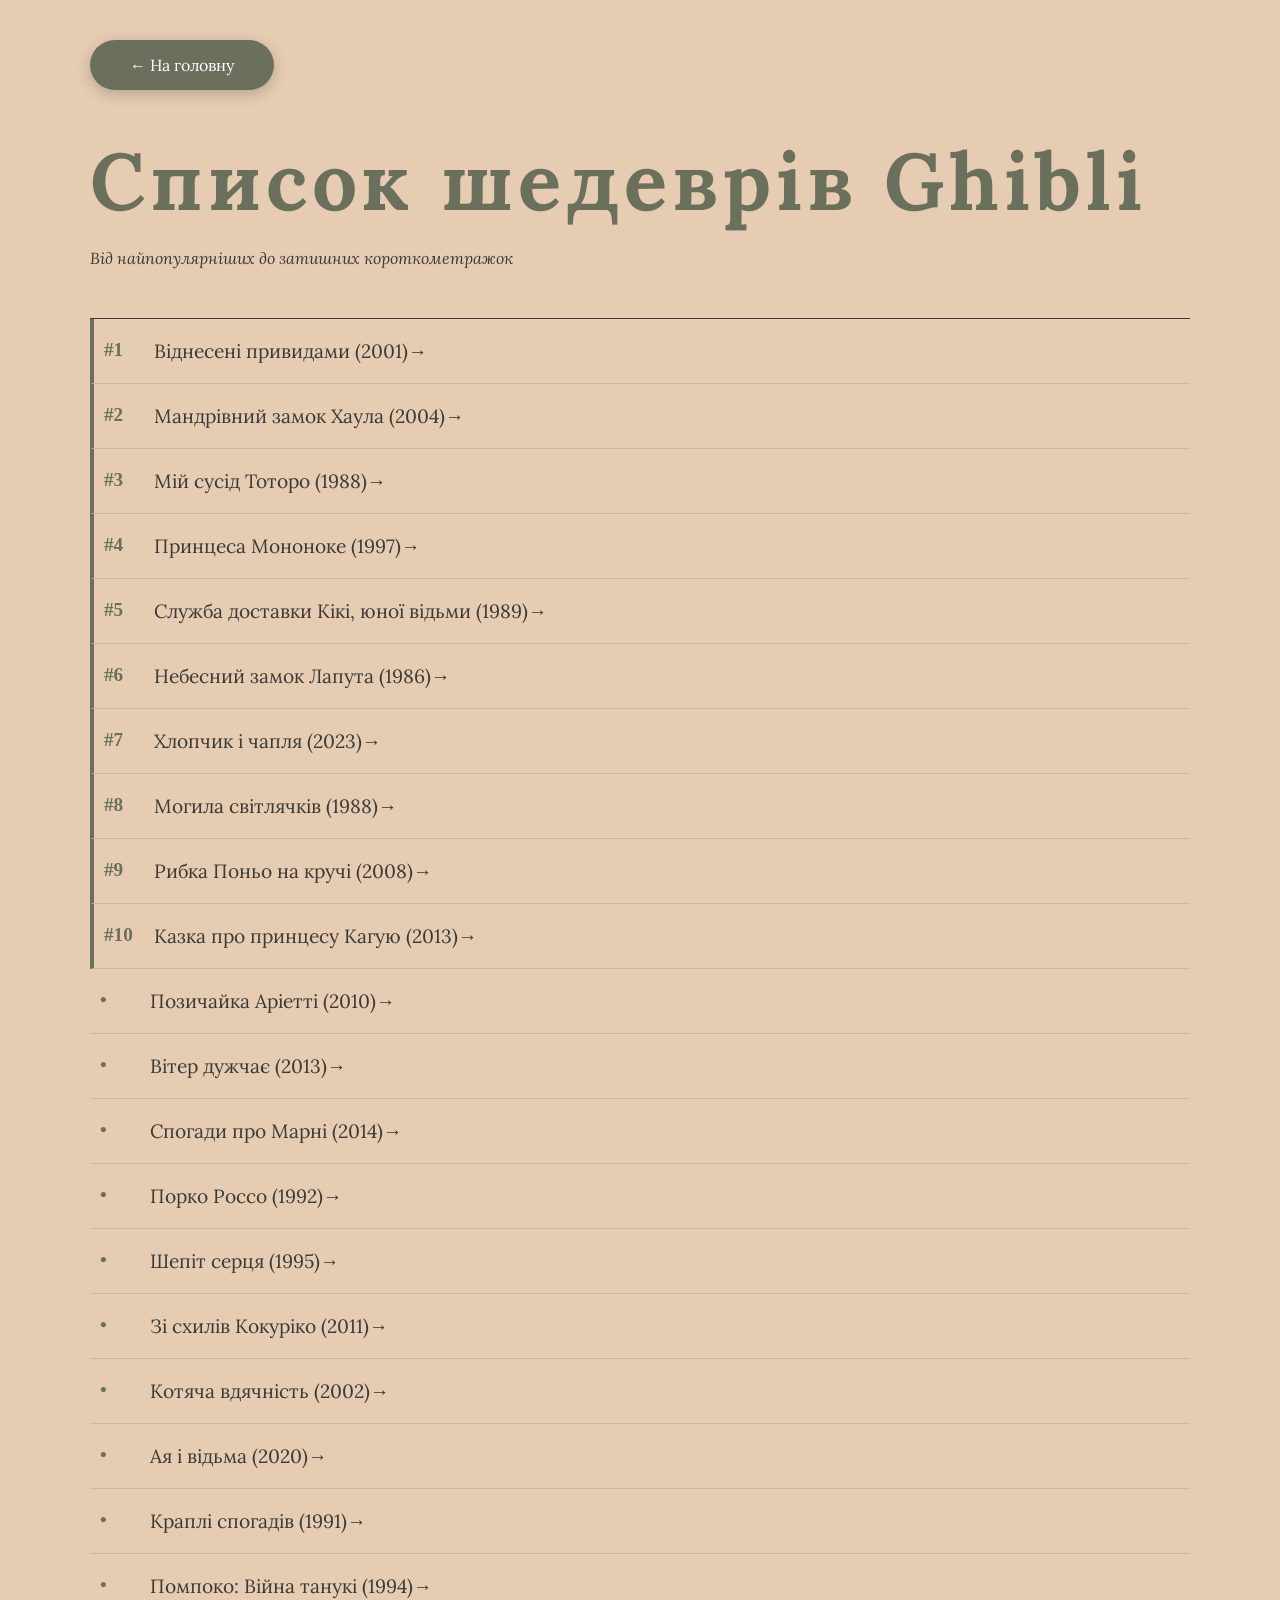
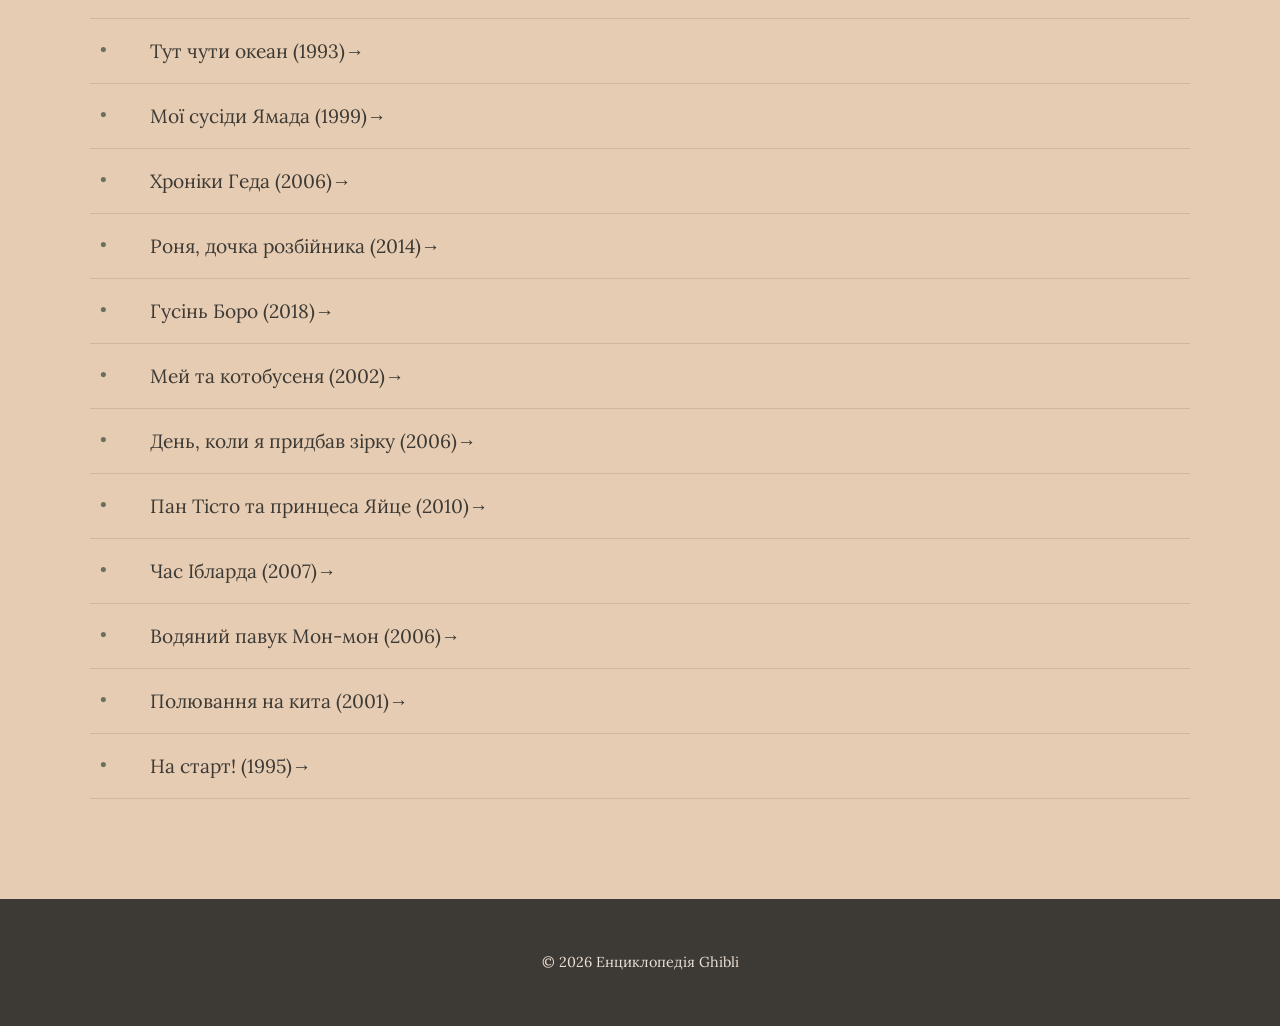
<file: movies.html>
<!DOCTYPE html>
<html lang="ua">
<head>
    <meta charset="UTF-8">
    <meta name="viewport" content="width=device-width, initial-scale=1.0">
    <title>Список фільмів</title>
    <link rel="stylesheet" href="style.css">
    <link href="https://fonts.googleapis.com/css2?family=Lora:ital,wght@0,400;1,700&display=swap" rel="stylesheet">
</head>
<body class="movies-page">

    <div class="container">
        <a href="index.html" class="btn-organic" style="margin-top: 40px; display: inline-block;">← На головну</a>
        
        <h1 class="page-title" style="margin-top: 40px; color: #6b705c;">Список шедеврів Ghibli</h1>
        <p style="font-style: italic; margin-bottom: 40px;">Від найпопулярніших до затишних короткометражок</p>
<div class="timeline-container">
    <a href="spirited.html" class="timeline-item popular">
        <span class="rank">#1</span>
        <span class="title">Віднесені привидами (2001)</span>
        <span class="arrow">→</span>
    </a>
    <a href="howl.html" class="timeline-item popular">
        <span class="rank">#2</span>
        <span class="title">Мандрівний замок Хаула (2004)</span>
        <span class="arrow">→</span>
    </a>
    <a href="totoro.html" class="timeline-item popular">
        <span class="rank">#3</span>
        <span class="title">Мій сусід Тоторо (1988)</span>
        <span class="arrow">→</span>
    </a>
    <a href="mononoke.html" class="timeline-item popular">
        <span class="rank">#4</span>
        <span class="title">Принцеса Мононоке (1997)</span>
        <span class="arrow">→</span>
    </a>
    <a href="kiki.html" class="timeline-item popular">
        <span class="rank">#5</span>
        <span class="title">Служба доставки Кікі, юної відьми (1989)</span>
        <span class="arrow">→</span>
    </a>
    <a href="laputa.html" class="timeline-item popular">
        <span class="rank">#6</span>
        <span class="title">Небесний замок Лапута (1986)</span>
        <span class="arrow">→</span>
    </a>
    <a href="boy.html" class="timeline-item popular">
        <span class="rank">#7</span>
        <span class="title">Хлопчик і чапля (2023)</span>
        <span class="arrow">→</span>
    </a>
    <a href="grave.html" class="timeline-item popular">
        <span class="rank">#8</span>
        <span class="title">Могила світлячків (1988)</span>
        <span class="arrow">→</span>
    </a>
    <a href="ponyo.html" class="timeline-item popular">
        <span class="rank">#9</span>
        <span class="title">Рибка Поньо на кручі (2008)</span>
        <span class="arrow">→</span>
    </a>
    <a href="kaguya.html" class="timeline-item popular">
        <span class="rank">#10</span>
        <span class="title">Казка про принцесу Кагую (2013)</span>
        <span class="arrow">→</span>
    </a>

    <a href="arietty.html" class="timeline-item">
        <span class="rank">•</span>
        <span class="title">Позичайка Аріетті (2010)</span>
        <span class="arrow">→</span>
    </a>
    <a href="wind-rises.html" class="timeline-item">
        <span class="rank">•</span>
        <span class="title">Вітер дужчає (2013)</span>
        <span class="arrow">→</span>
    </a>
    <a href="marnie.html" class="timeline-item">
        <span class="rank">•</span>
        <span class="title">Спогади про Марні (2014)</span>
        <span class="arrow">→</span>
    </a>
    <a href="porco.html" class="timeline-item">
        <span class="rank">•</span>
        <span class="title">Порко Россо (1992)</span>
        <span class="arrow">→</span>
    </a>
    <a href="whisper.html" class="timeline-item">
        <span class="rank">•</span>
        <span class="title">Шепіт серця (1995)</span>
        <span class="arrow">→</span>
    </a>
    <a href="kokuriko.html" class="timeline-item">
        <span class="rank">•</span>
        <span class="title">Зі схилів Кокуріко (2011)</span>
        <span class="arrow">→</span>
    </a>
    <a href="cat-returns.html" class="timeline-item">
        <span class="rank">•</span>
        <span class="title">Котяча вдячність (2002)</span>
        <span class="arrow">→</span>
    </a>
    <a href="earwig.html" class="timeline-item">
        <span class="rank">•</span>
        <span class="title">Ая і відьма (2020)</span>
        <span class="arrow">→</span>
    </a>
    <a href="yesterday.html" class="timeline-item">
        <span class="rank">•</span>
        <span class="title">Краплі спогадів (1991)</span>
        <span class="arrow">→</span>
    </a>
    <a href="pom-poko.html" class="timeline-item">
        <span class="rank">•</span>
        <span class="title">Помпоко: Війна танукі (1994)</span>
        <span class="arrow">→</span>
    </a>
    <a href="ocean-waves.html" class="timeline-item">
        <span class="rank">•</span>
        <span class="title">Тут чути океан (1993)</span>
        <span class="arrow">→</span>
    </a>
    <a href="yamadas.html" class="timeline-item">
        <span class="rank">•</span>
        <span class="title">Мої сусіди Ямада (1999)</span>
        <span class="arrow">→</span>
    </a>
    <a href="earthsea.html" class="timeline-item">
        <span class="rank">•</span>
        <span class="title">Хроніки Геда (2006)</span>
        <span class="arrow">→</span>
    </a>
    <a href="ronia.html" class="timeline-item">
        <span class="rank">•</span>
        <span class="title">Роня, дочка розбійника (2014)</span>
        <span class="arrow">→</span>
    </a>
    <a href="boro.html" class="timeline-item">
        <span class="rank">•</span>
        <span class="title">Гусінь Боро (2018)</span>
        <span class="arrow">→</span>
    </a>
    <a href="bus.html" class="timeline-item">
        <span class="rank">•</span>
        <span class="title">Мей та котобусеня (2002)</span>
        <span class="arrow">→</span>
    </a>
    <a href="star.html" class="timeline-item">
        <span class="rank">•</span>
        <span class="title">День, коли я придбав зірку (2006)</span>
        <span class="arrow">→</span>
    </a>
    <a href="egg.html" class="timeline-item">
        <span class="rank">•</span>
        <span class="title">Пан Тісто та принцеса Яйце (2010)</span>
        <span class="arrow">→</span>
    </a>
    <a href="iblard.html" class="timeline-item">
        <span class="rank">•</span>
        <span class="title">Час Ібларда (2007)</span>
        <span class="arrow">→</span>
    </a>
    <a href="spider.html" class="timeline-item">
        <span class="rank">•</span>
        <span class="title">Водяний павук Мон-мон (2006)</span>
        <span class="arrow">→</span>
    </a>
    <a href="whale.html" class="timeline-item">
        <span class="rank">•</span>
        <span class="title">Полювання на кита (2001)</span>
        <span class="arrow">→</span>
    </a>
    <a href="on-your-mark.html" class="timeline-item">
        <span class="rank">•</span>
        <span class="title">На старт! (1995)</span>
        <span class="arrow">→</span>
    </a>
</div>

</div>

    <footer style="margin-top: 100px;">
        <p>&copy; 2026 Енциклопедія Ghibli</p>
    </footer>

</body>
</html>
</file>
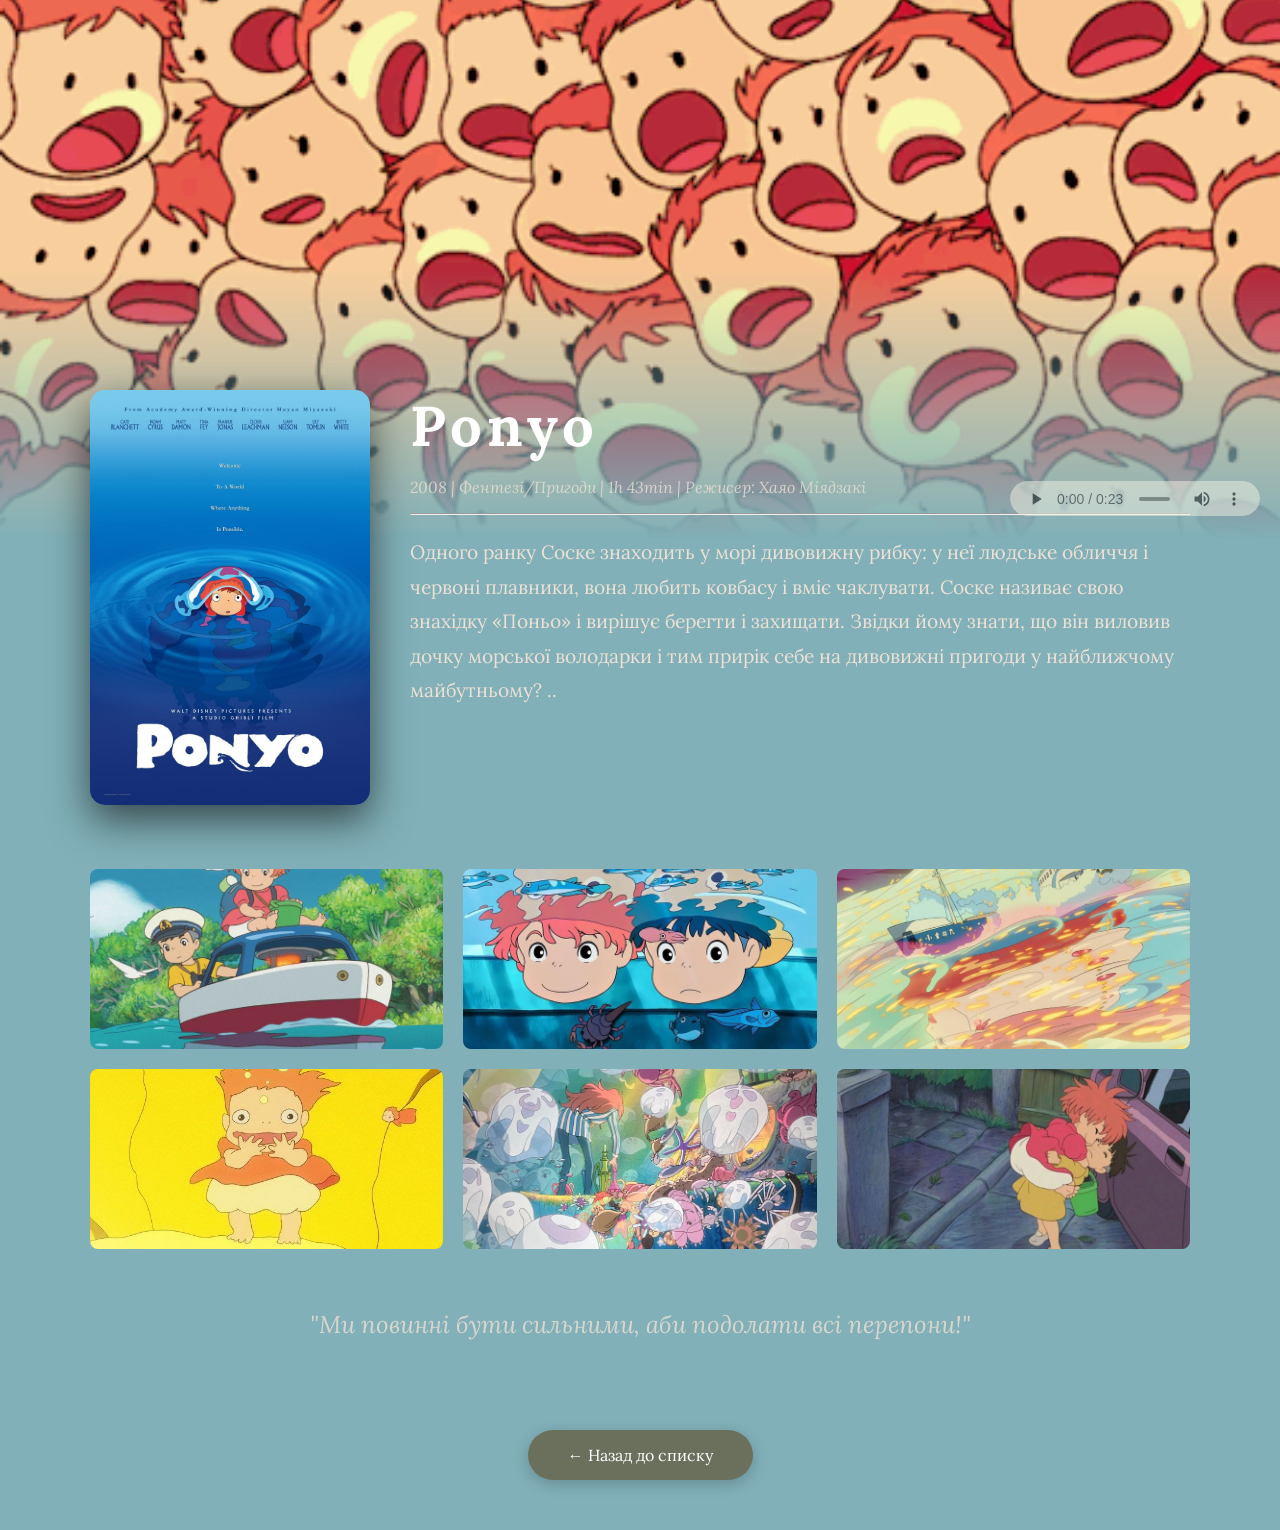
<file: ponyo.html>
<!DOCTYPE html>
<html lang="ua">
<head>
    <meta charset="UTF-8">
    <meta name="viewport" content="width=device-width, initial-scale=1.0">
    <title>Рибка Поньо на кручі</title>
    <link rel="stylesheet" href="style.css">
    <link href="https://fonts.googleapis.com/css2?family=Lora:ital,wght@0,400;1,700&display=swap" rel="stylesheet">
</head>
<body class="movie-detail-body" style="background-color: #81b0b8;"> 

    <header class="movie-hero">
        <img src="images/ponyo_fon.gif" class="hero-img">
        <div class="audio-player-mini">
            <audio controls><source src="music/ponyo.mp3" type="audio/mpeg"></audio>
        </div>
    </header>

    <main class="container">
        <div class="movie-main-info">
            <div class="poster-side">
                <img src="images/ponyo_poster.jpg" class="mini-poster">
            </div>
            <div class="text-side">
                <h1>Ponyo</h1>
                <p class="meta">2008 | Фентезі/Пригоди | 1h 43min | Режисер: Хаяо Міядзакі</p>
                <hr>
                <p class="description">
                 Одного ранку Соске знаходить у морі дивовижну рибку: у неї людське обличчя і червоні плавники, вона любить ковбасу і вміє чаклувати. Соске називає свою знахідку «Поньо» і вирішує берегти і захищати. Звідки йому знати, що він виловив дочку морської володарки і тим прирік себе на дивовижні пригоди у найближчому майбутньому? ..
                </p>
            </div>
        </div>

        <div class="movie-gallery">
            <img src="images/p1.jpg">
            <img src="images/p2.jpg">
            <img src="images/p3.jpg">
            <img src="images/p4.jpg">
            <img src="images/p5.jpg">
            <img src="images/p6.jpg">
        </div>

        <div class="quote-block">
            <p>"Ми повинні бути сильними, аби подолати всі перепони!"</p>
        </div>
        
        <div style="text-align: center; margin-bottom: 50px;">
            <a href="movies.html" class="btn-organic">← Назад до списку</a>
        </div>
    </main>
</body>
</html>
</file>
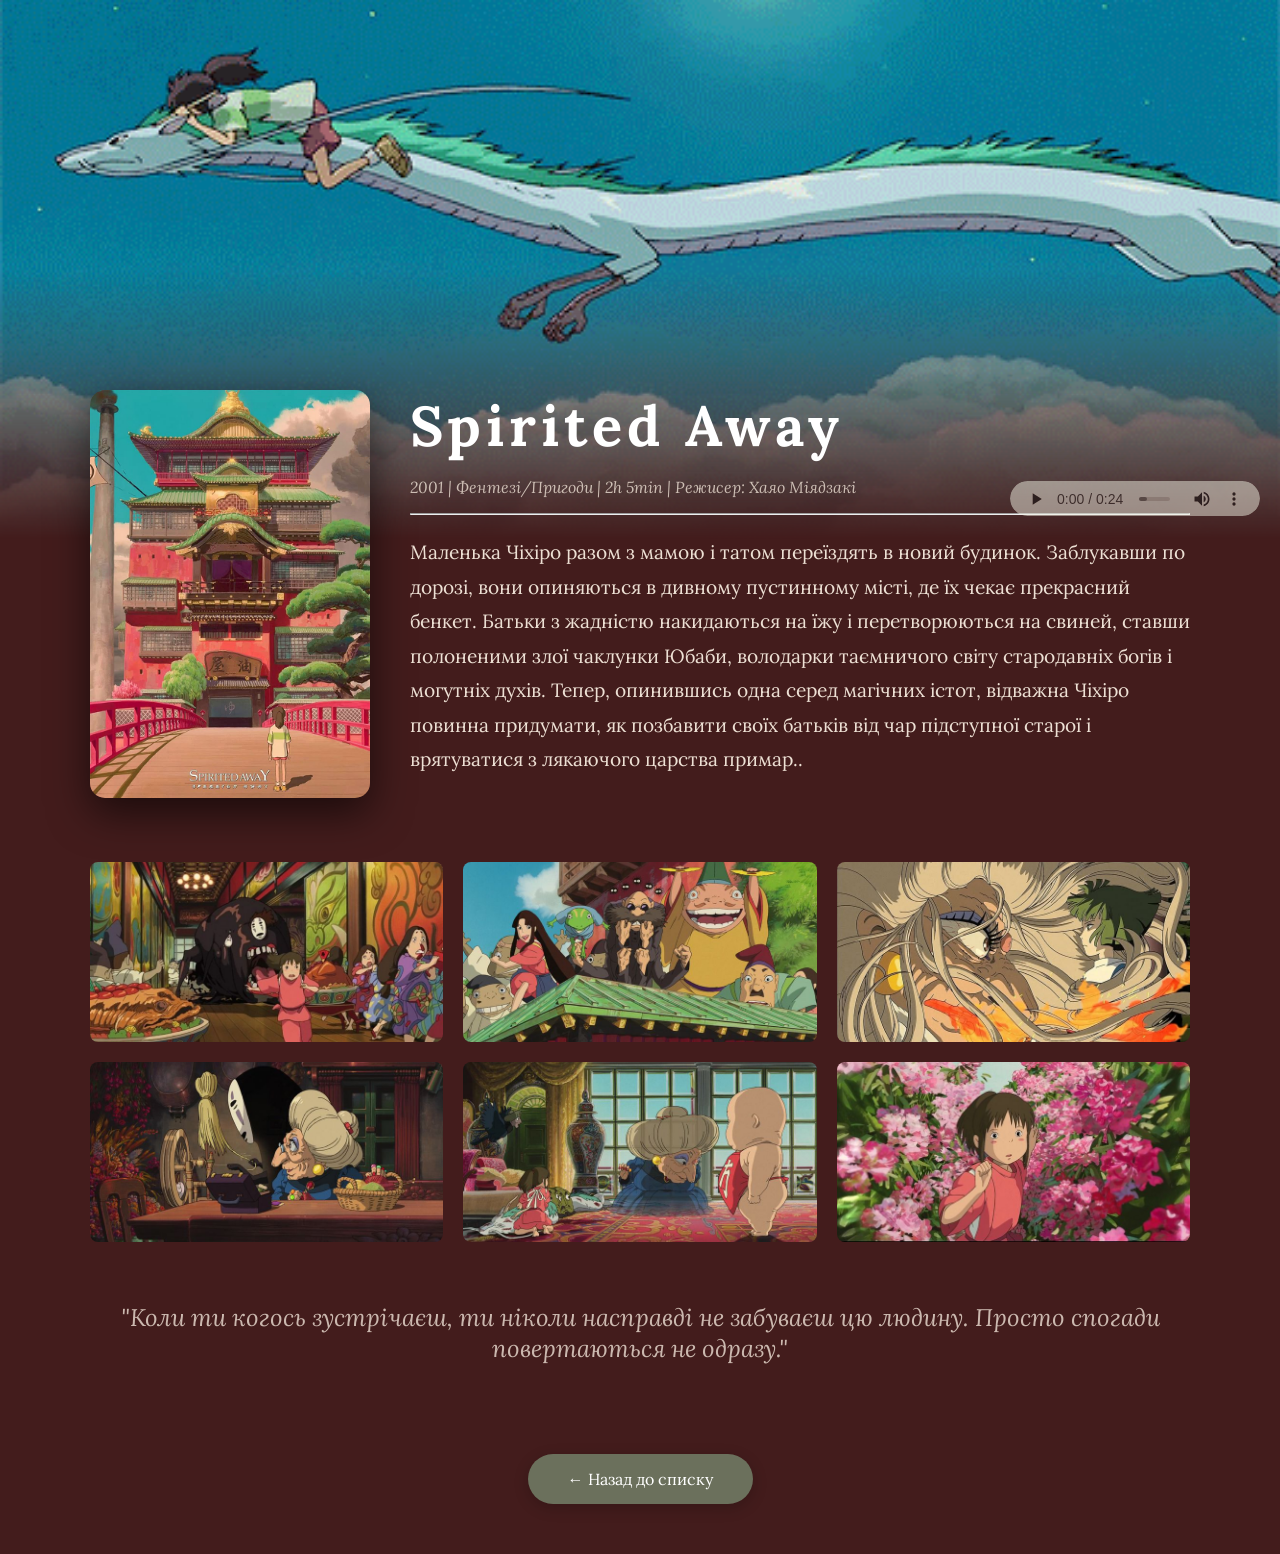
<file: spirited.html>
<!DOCTYPE html>
<html lang="ua">
<head>
    <meta charset="UTF-8">
    <meta name="viewport" content="width=device-width, initial-scale=1.0">
    <title>Віднесені привидами</title>
    <link rel="stylesheet" href="style.css">
    <link href="https://fonts.googleapis.com/css2?family=Lora:ital,wght@0,400;1,700&display=swap" rel="stylesheet">
</head>
<body class="movie-detail-body" style="background-color: #431c1c;"> 
   
<header class="movie-hero">
        <img src="images/spirited_fon.gif" class="hero-img">
      <div class="audio-player-mini">
            <audio controls><source src="music/spirited.mp3" type="audio/mpeg"></audio>
        </div>
    </header>

</header>

  <main class="container">
        <div class="movie-main-info">
            <div class="poster-side">
                <img src="images/spirited_poster.jpg" class="mini-poster">
            </div>
            <div class="text-side">
                <h1>Spirited Away</h1>
                <p class="meta">2001 | Фентезі/Пригоди | 2h 5min | Режисер: Хаяо Міядзакі</p>
                <hr>
                <p class="description">
               Маленька Чіхіро разом з мамою і татом переїздять в новий будинок. Заблукавши по дорозі, вони опиняються в дивному пустинному місті, де їх чекає прекрасний бенкет. Батьки з жадністю накидаються на їжу і перетворюються на свиней, ставши полоненими злої чаклунки Юбаби, володарки таємничого світу стародавніх богів і могутніх духів. Тепер, опинившись одна серед магічних істот, відважна Чіхіро повинна придумати, як позбавити своїх батьків від чар підступної старої і врятуватися з лякаючого царства примар..
                </p>
            </div>
        </div>

        <div class="movie-gallery">
            <img src="images/s1.jpg">
            <img src="images/s2.jpg">
            <img src="images/s3.jpg">
            <img src="images/s4.jpg">
            <img src="images/s5.jpg">
            <img src="images/s6.jpg">
        </div>

        <div class="quote-block">
            <p>"Коли ти когось зустрічаєш, ти ніколи насправді не забуваєш цю людину. Просто спогади повертаються не одразу."</p>
        </div>
        
        <div style="text-align: center; margin-bottom: 50px;">
            <a href="movies.html" class="btn-organic">← Назад до списку</a>
        </div>
    </main>
</body>
</html>
</file>
<file: style.css>
:root {
    --bg-paper: #e6ccb2; /* Цвет бумажного фона */
    --accent-green: #6b705c; /* Оливковый как на логотипе */
    --text-dark: #3d3a35; /* Глубокий коричневый вместо синего */
    --white: #ede0d4;
}

body {
    margin: 0;
    font-family: 'Lora', serif;
    background-color: var(--bg-paper); /* Убираем синеву снизу */
    color: var(--text-dark);
    scroll-behavior: smooth;
}

.container {
    max-width: 1100px;
    margin: 0 auto;
    padding: 0 20px;
}

/* ШАПКА (HERO) */
.hero {
    height: 100vh;
    position: relative;
    display: flex;
    align-items: center;
    justify-content: center;
    text-align: center;
    overflow: hidden;
}

.ghibli-bg-img {
    position: absolute;
    width: 100%;
    height: 100%;
    object-fit: cover;
    z-index: 1;
}

/* Мягкое затемнение, чтобы текст не сливался */
.hero-overlay {
    position: absolute;
    top: 0;
    left: 0;
    width: 100%;
    height: 100%;
    background: linear-gradient(to bottom, rgba(0,0,0,0.1), rgba(230, 204, 178, 1));
    z-index: 2;
}

.hero-content {
    position: relative;
    z-index: 3;
    color: var(--text-dark);
    text-shadow: 0 2px 10px rgba(255,255,255,0.5); /* Тень для читаемости */
}

h1 {
    font-size: 5rem;
    margin: 0;
    color: var(--accent-green);
    letter-spacing: 5px;
}

.subtitle {
    font-size: 1.5rem;
    margin-top: 10px;
    font-style: italic;
}

/* КНОПКА */
.btn-organic {
    display: inline-block;
    margin-top: 30px;
    padding: 15px 40px;
    background-color: var(--accent-green);
    color: white;
    text-decoration: none;
    border-radius: 50px;
    transition: 0.3s;
    box-shadow: 0 4px 15px rgba(0,0,0,0.2);
}

.btn-organic:hover {
    transform: translateY(-3px);
    background-color: #585d4a;
}

/* КАРТОЧКИ МЕНЮ */
.main-nav {
    padding: 100px 0;
    background-color: var(--bg-paper);
}

.main-nav .container {
    display: flex;
    gap: 30px;
    justify-content: center;
}

.nav-card {
    flex: 1;
    height: 400px;
    background: var(--white);
    border-radius: 15px;
    overflow: hidden;
    text-decoration: none;
    color: var(--text-dark);
    transition: 0.4s;
    box-shadow: 0 10px 20px rgba(0,0,0,0.1);
    border: 1px solid rgba(0,0,0,0.05);
}

.nav-card:hover {
    transform: translateY(-10px);
    box-shadow: 0 15px 30px rgba(0,0,0,0.2);
}

.card-image {
    height: 60%;
    background-size: cover;
    background-position: center;
}

.card-text {
    padding: 20px;
    text-align: center;
}

.card-text h3 {
    margin: 0 0 10px;
    font-size: 1.4rem;
    color: var(--accent-green);
}

/* СТИЛІ ДЛЯ СПИСКУ ФІЛЬМІВ */
.timeline-container {
    margin-top: 50px;
    border-top: 1px solid var(--text-dark);
}

.timeline-item {
    display: flex;
    padding: 20px 10px;
    border-bottom: 1px solid rgba(0,0,0,0.1);
    text-decoration: none;
    color: var(--text-dark);
    font-size: 1.2rem;
    transition: 0.3s;
}

.timeline-item:hover {
    background: rgba(0,0,0,0.05);
    padding-left: 20px;
}

.timeline-item .year {
    width: 80px;
    font-weight: bold;
    color: var(--accent-green);
}

/* СТИЛІ ДЛЯ СТОРІНКИ АНІМЕ */
.movie-detail-body {
    color: white;
}

.movie-hero {
    height: 50vh;
    position: relative;
    overflow: hidden;
}

.hero-img {
    width: 100%;
    height: 100%;
    object-fit: cover;
    mask-image: linear-gradient(to bottom, black 60%, transparent 100%);
}

.movie-main-info {
    display: grid;
    grid-template-columns: 250px 1fr;
    gap: 40px;
    margin-top: -100px; /* Наїзд на картинку зверху */
    position: relative;
    z-index: 5;
}

.mini-poster {
    width: 100%;
    border-radius: 10px;
    box-shadow: 0 10px 30px rgba(0,0,0,0.5);
}

.movie-gallery {
    display: grid;
    grid-template-columns: repeat(3, 1fr);
    gap: 15px;
    margin: 50px 0;
}

.movie-gallery img {
    width: 100%;
    border-radius: 5px;
    transition: 0.3s;
}

.quote-block {
    text-align: center;
    font-size: 1.5rem;
    font-style: italic;
    margin: 60px 0;
    opacity: 0.8;
}

.btn-back {
    color: white;
    text-decoration: none;
    border-bottom: 1px solid white;
    padding-bottom: 5px;
}

.timeline-item.popular {
    background: rgba(230, 204, 178, 0.2); /* Легкий бежевий відтінок */
    border-left: 4px solid var(--accent-green);
}

.rank {
    width: 50px;
    font-weight: bold;
    color: var(--accent-green);
    font-family: serif;
}

/* СТИЛИ ДЛЯ СТРАНИЦ ФИЛЬМОВ */
.movie-detail-body {
    color: #ede0d4; /* Светлый текст для темных фонов */
}

.movie-hero {
    height: 60vh;
    position: relative;
    overflow: hidden;
}

.hero-img {
    width: 100%;
    height: 100%;
    object-fit: cover;
    /* Плавное исчезновение картинки вниз */
    mask-image: linear-gradient(to bottom, black 50%, transparent 100%);
    -webkit-mask-image: linear-gradient(to bottom, black 50%, transparent 100%);
}

.movie-main-info {
    display: grid;
    grid-template-columns: 280px 1fr;
    gap: 40px;
    margin-top: -150px; /* Тот самый наезд на картинку */
    position: relative;
    z-index: 10;
}

.mini-poster {
    width: 100%;
    border-radius: 15px;
    box-shadow: 0 15px 40px rgba(0,0,0,0.6);
}

.text-side h1 {
    font-size: 3.5rem;
    color: #fff;
    margin-bottom: 10px;
}

.text-side .meta {
    font-style: italic;
    opacity: 0.8;
}

.description {
    font-size: 1.2rem;
    line-height: 1.8;
    margin-top: 20px;
}

.movie-gallery {
    display: grid;
    grid-template-columns: repeat(3, 1fr);
    gap: 20px;
    margin: 60px 0;
}

.movie-gallery img {
    width: 100%;
    height: 180px;
    object-fit: cover;
    border-radius: 8px;
    transition: 0.3s;
}

.movie-gallery img:hover {
    transform: scale(1.05);
}

.audio-player-mini {
    position: absolute;
    bottom: 20px;
    right: 20px;
    z-index: 20;
    opacity: 0.7;
}



.time-display {
    color: rgba(255, 255, 255, 0.8); /* Трохи прозорий білий текст */
    font-size: 0.9rem;
    font-family: serif; /* Шрифт з засічками, як у Studio Ghibli */
}

/* СЕКЦИЯ "ПРО ПРОЕКТ" (ТЕЛО) */
.about-section {
    padding: 80px 0;
    background-color: #dbc2a9; /* Чуть темнее бежевого для контраста */
}

.about-grid {
    display: grid;
    grid-template-columns: 1fr 1fr;
    gap: 50px;
    align-items: center;
}

.about-text p {
    line-height: 1.8;
    font-size: 1.1rem;
}

.about-quote {
    font-size: 1.8rem;
    font-style: italic;
    color: var(--accent-green);
    border-left: 5px solid var(--accent-green);
    padding-left: 30px;
}


.audio-container {
    margin: 20px 0;
    text-align: center;
}

audio {
    width: 250px;
    height: 35px;
    border-radius: 50px;
    opacity: 0.7; /* Робимо його м'якшим для очей */
    filter: sepia(30%) contrast(90%); /* Додаємо легкий ретро-відтінок */
    transition: 0.3s;
}

audio:hover {
    opacity: 1; /* Проявляється при наведенні */
}
 

/* ФУТЕР */
footer {
    text-align: center;
    padding: 40px;
    background-color: var(--text-dark);
    color: var(--white);
    font-size: 0.9rem;
}

/* Контейнер, який не дає контенту вилазити за межі */
.anime-container {
    max-width: 1000px;
    margin: 0 auto;
    padding: 20px;
}

/* Флекс-бокс для розміщення в ряд */
.anime-header {
    display: flex;
    gap: 30px;
    align-items: flex-start;
}

/* Стиль для постера */
.anime-poster img {
    width: 300px; /* Фіксована ширина для ПК */
    max-width: 100%; /* Але не більше ширини екрана */
    height: auto;
    border-radius: 10px;
    box-shadow: 0 4px 15px rgba(0,0,0,0.5);
}

.anime-info {
    flex: 1; /* Текст займає весь вільний простір */
}
</file>
